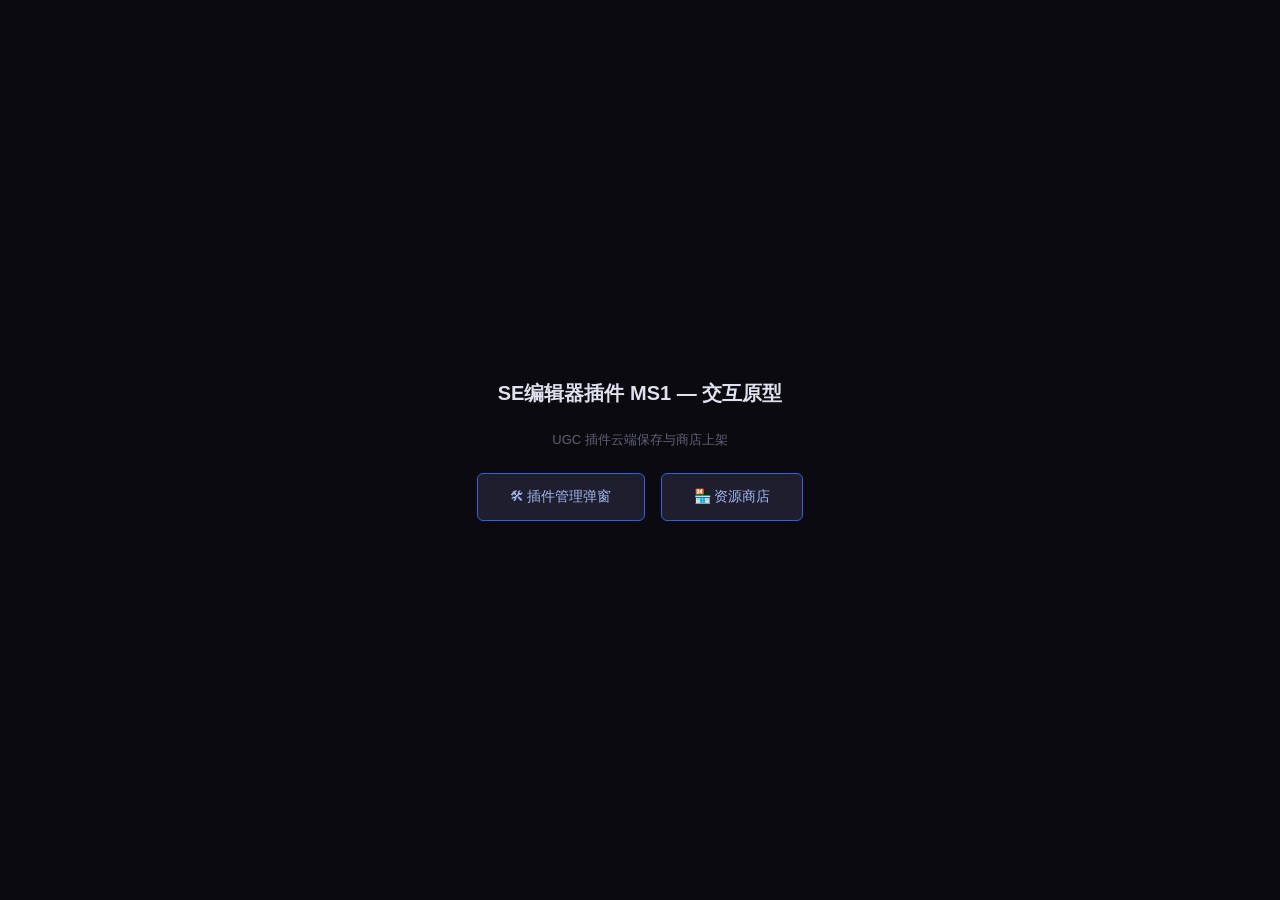
<file: index.html>
<!DOCTYPE html>
<html lang="zh-CN">
<head>
<meta charset="UTF-8">
<title>SE编辑器插件 MS1 交互原型</title>
<style>
body { font-family: 'Microsoft YaHei', sans-serif; background: #0a0a0f; color: #c0c0d0;
  display: flex; flex-direction: column; align-items: center; justify-content: center;
  min-height: 100vh; gap: 24px; margin: 0; }
h1 { font-size: 20px; color: #e0e0f0; margin: 0; }
p { color: #606078; font-size: 13px; margin: 0; }
.links { display: flex; gap: 16px; }
a { display: block; padding: 14px 32px; background: #1e1e2e; border: 1px solid #3060e0;
  border-radius: 6px; color: #a0b8f0; text-decoration: none; font-size: 14px;
  transition: background 0.15s; }
a:hover { background: #252540; }
</style>
</head>
<body>
<h1>SE编辑器插件 MS1 — 交互原型</h1>
<p>UGC 插件云端保存与商店上架</p>
<div class="links">
  <a href="plugin-mgmt/index.html">🛠 插件管理弹窗</a>
  <a href="store/store.html">🏪 资源商店</a>
</div>
</body>
</html>
</file>
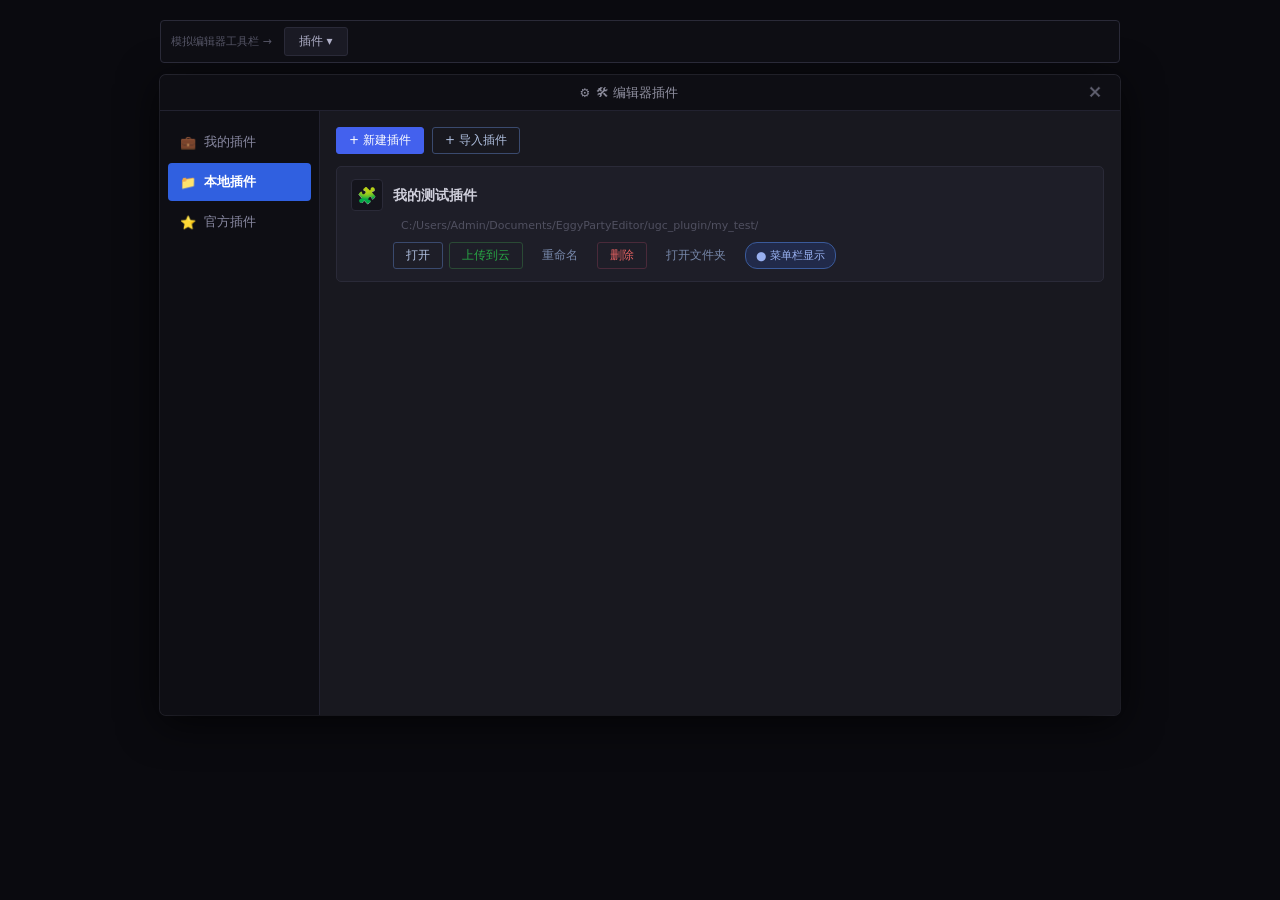
<file: plugin-mgmt/index.html>
<!DOCTYPE html>
<html lang="zh-CN">
<head>
<meta charset="UTF-8">
<meta name="viewport" content="width=device-width, initial-scale=1.0">
<title>编辑器插件</title>
<link rel="stylesheet" href="style.css">
</head>
<body>

<!-- 模拟编辑器顶部工具栏（用来演示【插件】菜单下拉） -->
<div class="editor-toolbar" id="editorToolbar">
  <span class="toolbar-hint">模拟编辑器工具栏 →</span>
  <button class="editor-menu-btn" id="pluginMenuBtn">插件 ▾</button>
  <div class="plugin-dropdown hidden" id="pluginDropdown">
    <div class="dropdown-item" data-action="manage">插件管理</div>
    <div class="dropdown-item" data-action="tutorial">插件教程</div>
    <div class="dropdown-divider"></div>
    <div id="dropdownPinnedList">
      <div class="dropdown-empty-hint">暂无快捷入口（可在【插件管理】卡片上开启「菜单栏显示」）</div>
    </div>
  </div>
</div>

<div class="plugin-dialog" id="mainDialog">
  <div class="title-bar">
    <span class="title">&#x1F6E0; 编辑器插件</span>
    <button class="close-btn" title="关闭">&#x2715;</button>
  </div>
  <div class="dialog-body">
    <div class="sidebar" id="sidebar">
      <button class="sidebar-tab" data-tab="my"><span class="tab-icon">&#x1F4BC;</span> 我的插件</button>
      <button class="sidebar-tab active" data-tab="local"><span class="tab-icon">&#x1F4C1;</span> 本地插件</button>
      <button class="sidebar-tab" data-tab="official"><span class="tab-icon">&#x2B50;</span> 官方插件</button>
    </div>
    <div class="content" id="contentArea">
      <div class="tab-content" id="tab-my">
        <div class="sub-tabs" id="subTabs">
          <button class="sub-tab active" data-subtab="created">我创建的</button>
          <button class="sub-tab" data-subtab="acquired">我获取的</button>
        </div>
        <div class="tab-content active" id="subtabs-created"></div>
        <div class="tab-content" id="subtabs-acquired"></div>
      </div>
      <div class="tab-content active fade-in" id="tab-local">
        <div class="action-bar">
          <button class="btn btn-primary" id="btnNewPlugin">+ 新建插件</button>
          <button class="btn btn-outline" id="btnImportPlugin">+ 导入插件</button>
        </div>
        <div class="empty-state" id="localEmpty" style="display:none;">暂无本地插件，点击上方按钮新建或导入</div>
        <div id="localList"></div>
      </div>
      <div class="tab-content" id="tab-official">
        <div class="view-toggle" id="officialViewToggle">
          <button class="view-toggle-btn active" data-view="internal">非 publish 版</button>
          <button class="view-toggle-btn" data-view="publish">publish 版</button>
          <span class="view-toggle-hint">切换预览《插件外放配置表》过滤效果</span>
        </div>
        <div id="officialList"></div>
      </div>
    </div>
  </div>
</div>

<!-- 新建插件 -->
<div class="modal-overlay hidden" id="modalNewPlugin">
  <div class="modal">
    <div class="modal-header"><span>新建插件</span><button class="close-btn">&#x2715;</button></div>
    <div class="modal-body">
      <div class="form-group">
        <label class="form-label"><span class="required">*</span> 插件名称</label>
        <input class="form-input" id="inputNewPluginName" placeholder="请输入插件名称" autocomplete="off">
      </div>
    </div>
    <div class="modal-footer">
      <button class="btn btn-ghost modal-close">取消</button>
      <button class="btn btn-primary" id="btnConfirmCreate">确认创建</button>
    </div>
  </div>
</div>

<!-- 上架前置确认：本地有未同步修改 -->
<div class="modal-overlay hidden" id="modalPublishDirtyCheck">
  <div class="modal">
    <div class="modal-header"><span>上架确认</span><button class="close-btn">&#x2715;</button></div>
    <div class="modal-body">
      <div class="confirm-text">本地有未同步的修改，上架将使用当前<b>云端版本</b>。</div>
      <div class="sub-text" style="margin-top:8px;">如需将最新修改发布到商店，请先同步到云。</div>
    </div>
    <div class="modal-footer">
      <button class="btn btn-ghost modal-close">取消</button>
      <button class="btn btn-outline" id="btnSyncThenPublish">先同步到云</button>
      <button class="btn btn-primary" id="btnPublishAnyway">直接上架</button>
    </div>
  </div>
</div>

<!-- 上架 -->
<div class="modal-overlay hidden" id="modalPublish">
  <div class="modal wide">
    <div class="modal-header"><span id="publishModalTitle">上架资源包到商店</span><button class="close-btn">&#x2715;</button></div>
    <div class="modal-body" id="publishModalBody">
      <div class="toggle-group" id="publishToggle">
        <button class="toggle-option active" data-mode="new">新发布</button>
        <button class="toggle-option" data-mode="update">更新已有插件</button>
      </div>
      <div id="publishNewSection">
        <div class="form-group">
          <label class="form-label"><span class="required">*</span> 商品名称</label>
          <input class="form-input required-field" placeholder="请输入插件名称" id="pkgName" data-required>
        </div>
        <div class="form-group">
          <label class="form-label"><span class="required">*</span> 商品描述</label>
          <textarea class="form-textarea required-field" placeholder="请描述插件功能与使用说明" id="pkgDesc" data-required></textarea>
        </div>
        <div class="form-group">
          <label class="form-label"><span class="required">*</span> 版本号</label>
          <input class="form-input required-field" placeholder="1.0.0" id="pkgVersion" data-required>
          <span class="field-error hidden" id="versionErrorNew">版本号不能与已有版本重复</span>
        </div>
        <div class="form-group">
          <label class="form-label"><span class="required">*</span> 封面截图（至少1张，最多4张）</label>
          <div class="upload-area" id="uploadAreaNew"><div class="upload-placeholder">+ 上传</div></div>
          <span class="field-hint" style="margin-top:4px;display:block;">支持 jpg / jpeg / png，单张不超过 3MB，分辨率不超过 1080p</span>
        </div>
        <div class="form-group">
          <label class="form-label"><span class="required">*</span> 分类标签</label>
          <select class="form-select required-field" data-required id="pkgCategory">
            <option value="editor-tool" selected>编辑器工具</option>
            <option value="animation">动画</option>
            <option value="effect">特效</option>
            <option value="ui">UI</option>
            <option value="batch">批量操作</option>
            <option value="debug">测试调试</option>
            <option value="other">其他</option>
          </select>
        </div>
        <div class="form-group">
          <label class="form-label">搜索标签（选填，最多 5 个）</label>
          <div class="tag-input-area" id="tagInputArea">
            <div class="tag-list" id="tagList"></div>
            <input class="tag-input" id="tagInput" placeholder="输入后按回车添加" maxlength="20">
          </div>
          <span class="field-hint" style="margin-top:4px;display:block;">用于商店搜索和展示，不影响插件运行</span>
        </div>
      </div>
      <div id="publishUpdateSection" style="display:none;">
        <div class="form-group">
          <label class="form-label"><span class="required">*</span> 选择目标商品</label>
          <select class="form-select required-field" data-required id="updateTarget"><option value="">请选择目标插件</option></select>
        </div>
        <div class="form-group">
          <label class="form-label"><span class="required">*</span> 新版本号</label>
          <input class="form-input required-field" placeholder="1.3.0" id="updateVersion" data-required>
          <span class="field-error hidden" id="versionErrorUpdate">版本号不能与已有版本重复</span>
        </div>
        <div class="form-group">
          <label class="form-label"><span class="required">*</span> 更新日志</label>
          <textarea class="form-textarea required-field" placeholder="描述本次更新的内容" id="updateChangelog" data-required></textarea>
        </div>
        <div class="form-group">
          <label class="form-label" style="color:#667788;">封面截图（可选更新，最多4张）</label>
          <div class="upload-area"><div class="upload-placeholder">+ 上传</div></div>
        </div>
      </div>
    </div>
    <div class="modal-footer">
      <button class="btn btn-ghost modal-close">取消</button>
      <button class="btn btn-primary disabled" id="btnSubmitPublish" disabled>提交审核</button>
    </div>
  </div>
</div>

<!-- 重命名 -->
<div class="modal-overlay hidden" id="modalRename">
  <div class="modal">
    <div class="modal-header"><span>重命名插件</span><button class="close-btn">&#x2715;</button></div>
    <div class="modal-body">
      <div class="form-group">
        <label class="form-label"><span class="required">*</span> 插件名称</label>
        <input class="form-input" id="inputRenameName" placeholder="请输入新名称" autocomplete="off">
      </div>
    </div>
    <div class="modal-footer">
      <button class="btn btn-ghost modal-close">取消</button>
      <button class="btn btn-primary" id="btnConfirmRename">确认</button>
    </div>
  </div>
</div>

<!-- 删除 -->
<div class="modal-overlay hidden" id="modalDelete">
  <div class="modal" id="deleteModal">
    <div class="modal-header"><span>删除插件</span><button class="close-btn">&#x2715;</button></div>
    <div class="modal-body" id="deleteModalBody"></div>
    <div class="modal-footer" id="deleteModalFooter"></div>
  </div>
</div>

<!-- 上传到云 -->
<div class="modal-overlay hidden" id="modalUploadCloud">
  <div class="modal">
    <div class="modal-header"><span>上传到云</span><button class="close-btn">&#x2715;</button></div>
    <div class="modal-body">
      <div class="confirm-text">确认将插件「<span class="highlight" id="uploadCloudName"></span>」上传到云端？上传后将从本地插件移至「<b>我创建的</b>」。</div>
    </div>
    <div class="modal-footer">
      <button class="btn btn-ghost modal-close">取消</button>
      <button class="btn btn-primary" id="btnConfirmUploadCloud">确认上传</button>
    </div>
  </div>
</div>

<!-- 从云端恢复 -->
<div class="modal-overlay hidden" id="modalRestoreCloud">
  <div class="modal">
    <div class="modal-header"><span>从云端恢复</span><button class="close-btn">&#x2715;</button></div>
    <div class="modal-body">
      <div class="confirm-text" id="restoreCloudMsg">确认从云端恢复？本地文件将被云端版本覆盖，此操作<b style="color:#e06060;">不可撤销</b>。</div>
    </div>
    <div class="modal-footer">
      <button class="btn btn-ghost modal-close">取消</button>
      <button class="btn btn-danger" id="btnConfirmRestoreCloud">确认恢复</button>
    </div>
  </div>
</div>

<!-- 导出到本地 -->
<div class="modal-overlay hidden" id="modalExportToLocal">
  <div class="modal">
    <div class="modal-header"><span>导出到本地</span><button class="close-btn">&#x2715;</button></div>
    <div class="modal-body">
      <div class="confirm-text">将官方插件「<span class="highlight" id="exportPluginName"></span>」复制为本地副本，出现在「<b>本地插件</b>」列表中。</div>
      <div class="sub-text" style="margin-top:8px;">导出后与原官方插件相互独立，修改不会同步回官方版本。</div>
    </div>
    <div class="modal-footer">
      <button class="btn btn-ghost modal-close">取消</button>
      <button class="btn btn-primary" id="btnConfirmExportToLocal">确认导出</button>
    </div>
  </div>
</div>

<script src="app.js"></script>
</body>
</html>
</file>
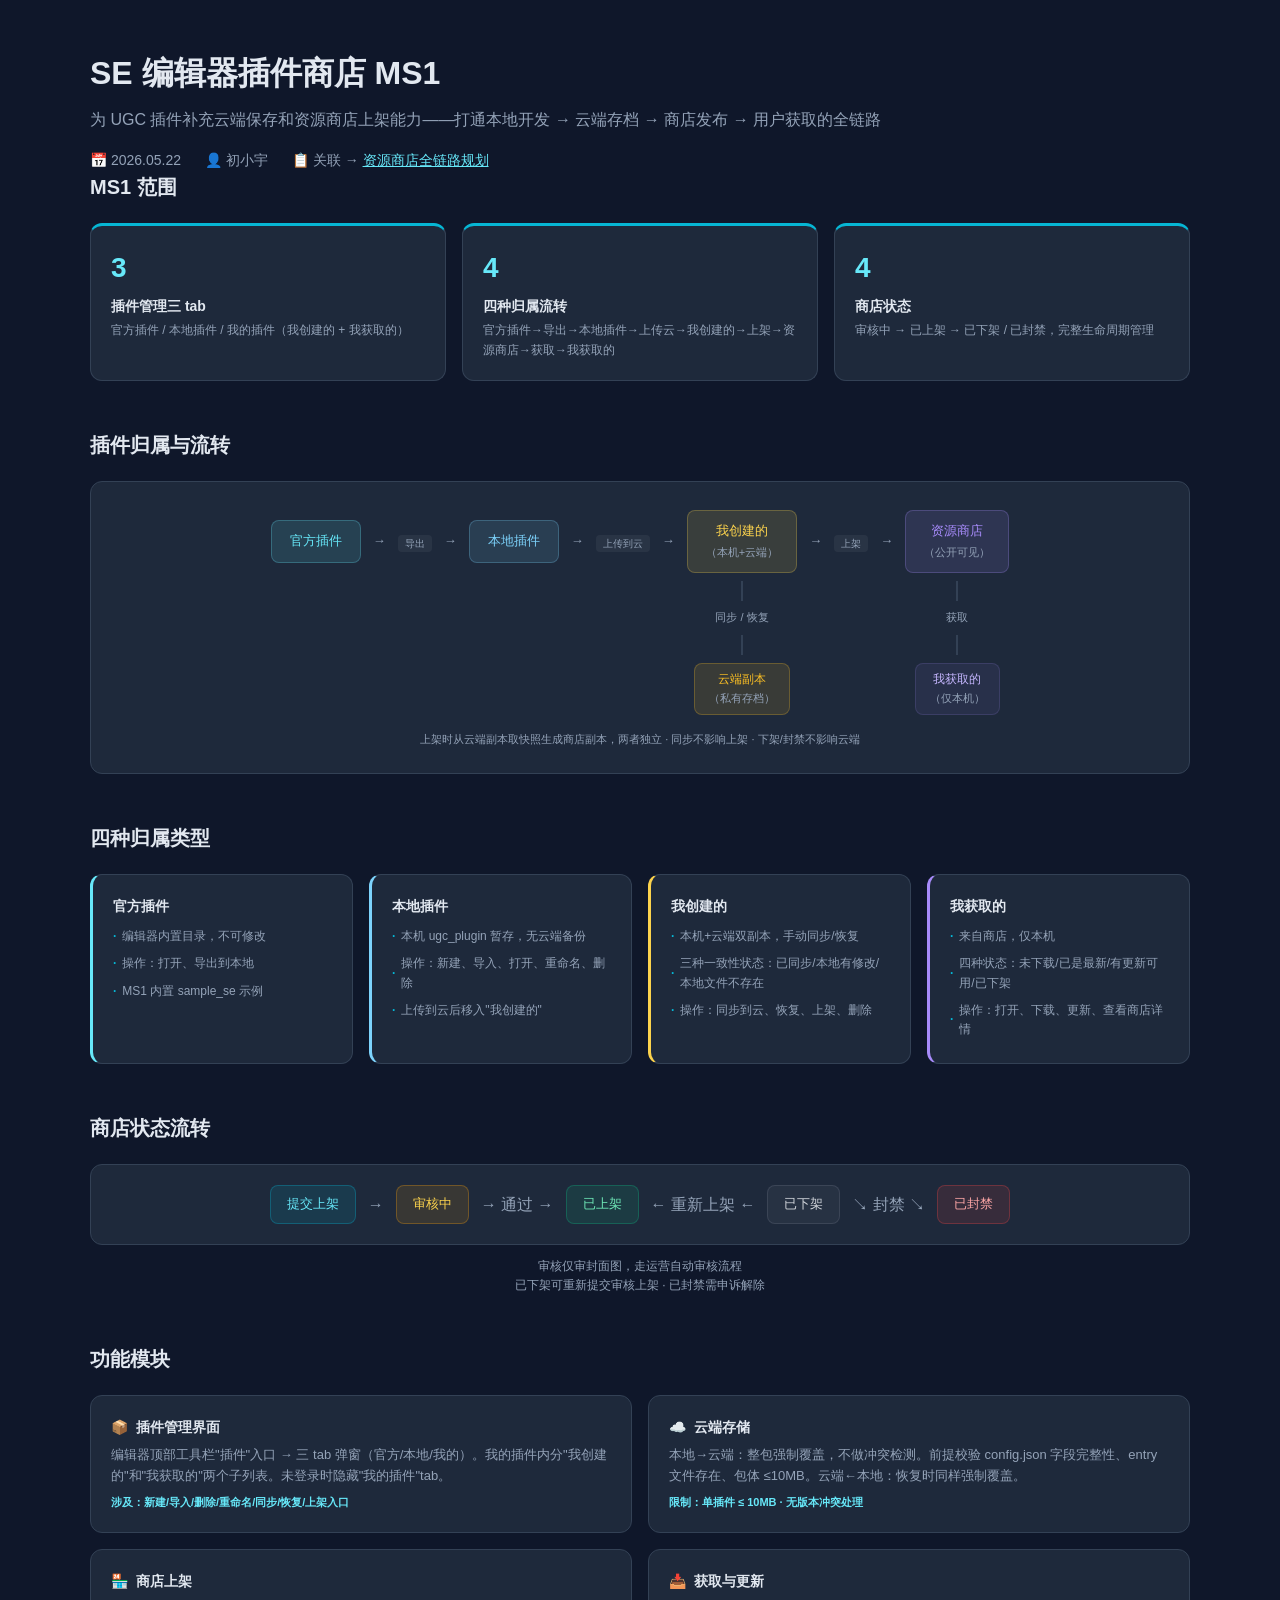
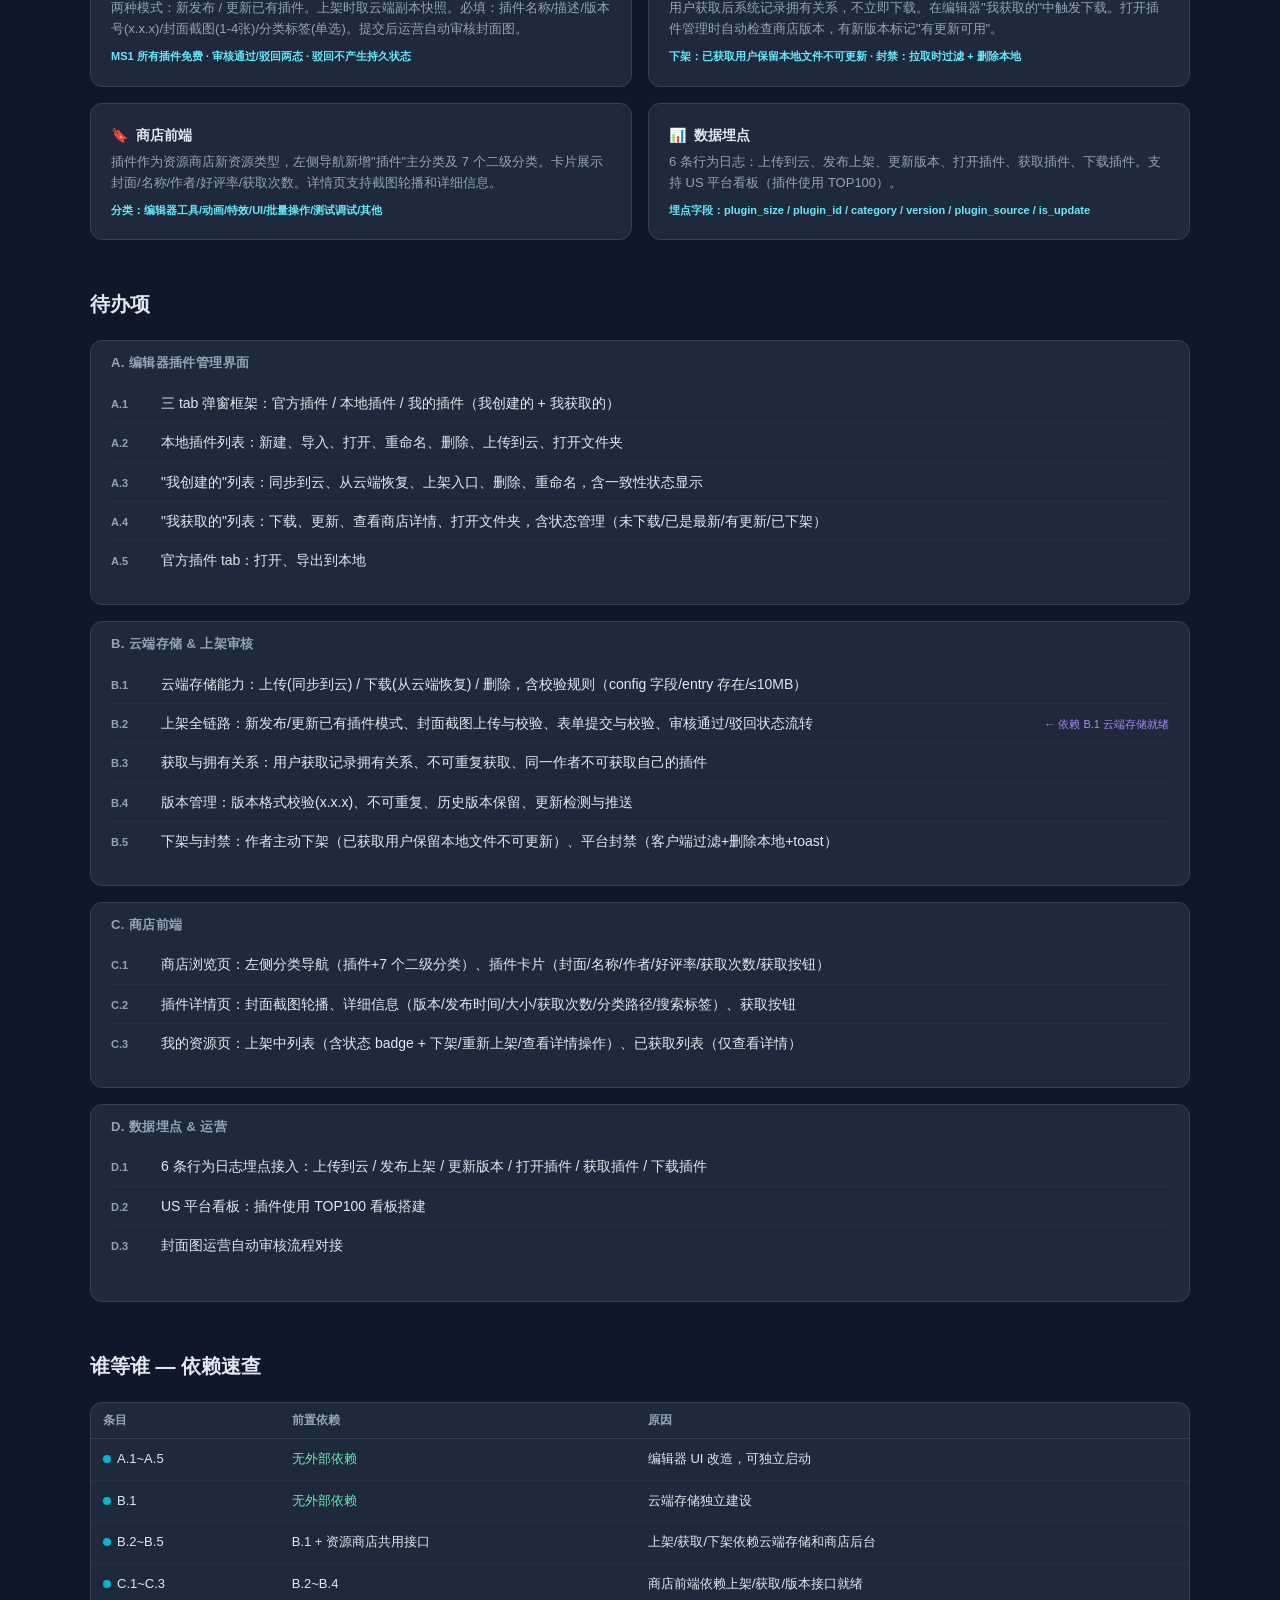
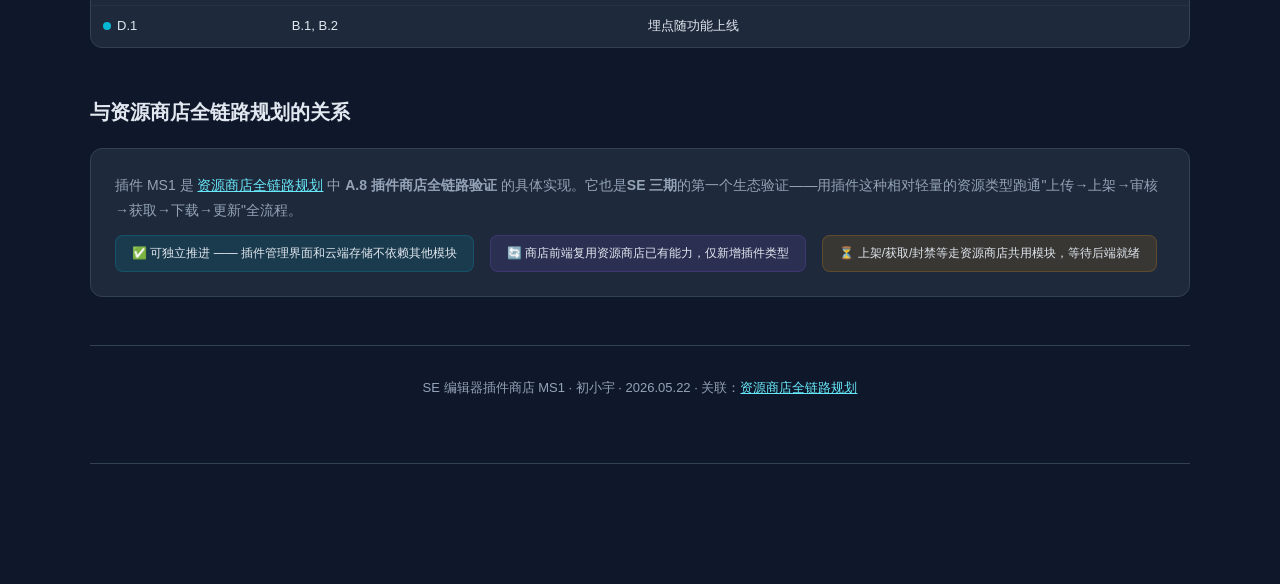
<file: plugin-store-ms1.html>
<!DOCTYPE html>
<html lang="zh-CN">
<head>
<meta charset="UTF-8">
<meta name="viewport" content="width=device-width, initial-scale=1.0">
<title>SE 编辑器插件商店 MS1 规划</title>
<style>
  :root {
    --accent: #06b6d4;
    --accent-bg: rgba(6,182,212,.12);
    --accent2: #0ea5e9;
    --accent2-bg: rgba(14,165,233,.12);
    --bg: #0f172a;
    --card: #1e293b;
    --border: #334155;
    --text: #e2e8f0;
    --muted: #94a3b8;
  }
  * { margin:0; padding:0; box-sizing:border-box; }
  body {
    font-family:-apple-system,BlinkMacSystemFont,"Segoe UI",Roboto,"Noto Sans SC",sans-serif;
    background:var(--bg); color:var(--text); line-height:1.6;
    padding:0 24px 80px;
  }
  .container { max-width:1100px; margin:0 auto; }

  header { padding:48px 0 32px; border-bottom:1px solid var(--border); margin-bottom:40px; }
  header h1 { font-size:32px; font-weight:700; margin-bottom:8px; }
  header p { color:var(--muted); font-size:16px; }
  .meta { display:flex; gap:24px; margin-top:16px; font-size:14px; color:var(--muted); flex-wrap:wrap; }
  .tag-accent {
    display:inline-block; font-size:11px; padding:3px 10px; border-radius:6px; font-weight:600;
    background:var(--accent-bg); color:#67e8f9; margin-right:4px;
  }
  .tag-accent2 { background:var(--accent2-bg); color:#7dd3fc; }

  section { margin-bottom:48px; }
  .section-title { font-size:20px; font-weight:600; margin-bottom:20px; display:flex; align-items:center; gap:10px; }

  /* Overview */
  .hero-grid { display:grid; grid-template-columns:repeat(3,1fr); gap:16px; margin-bottom:32px; }
  .hero-card {
    background:var(--card); border:1px solid var(--border); border-radius:12px; padding:20px;
    border-top:3px solid var(--accent);
  }
  .hero-card h3 { font-size:14px; margin-bottom:4px; }
  .hero-card p { font-size:12px; color:var(--muted); line-height:1.6; }
  .hero-card .num {
    font-size:28px; font-weight:700; color:#67e8f9; margin-bottom:4px;
  }

  /* State cards */
  .state-grid { display:grid; grid-template-columns:repeat(4,1fr); gap:16px; }
  .state-card {
    background:var(--card); border:1px solid var(--border); border-radius:12px; padding:20px;
    border-left:3px solid var(--accent);
  }
  .state-card h4 { font-size:14px; margin-bottom:6px; }
  .state-card ul { list-style:none; padding:0; }
  .state-card li {
    font-size:12px; color:var(--muted); padding:4px 0;
    display:flex; align-items:center; gap:6px;
  }
  .state-card li::before { content:"·"; color:var(--accent); font-weight:700; }

  /* Features */
  .feat-grid { display:grid; grid-template-columns:repeat(2,1fr); gap:16px; }
  .feat-card {
    background:var(--card); border:1px solid var(--border); border-radius:12px; padding:20px;
  }
  .feat-card h4 { font-size:14px; margin-bottom:6px; display:flex; align-items:center; gap:8px; }
  .feat-card p { font-size:13px; color:var(--muted); line-height:1.6; }
  .feat-card .fn { font-size:11px; font-weight:600; color:#67e8f9; margin-top:8px; }
  .feat-card .fn span { color:var(--muted); font-weight:400; }

  /* Store status flow */
  /* Ownership Flow (CSS version, replacing ASCII) */
  .own-flow {
    background:var(--card); border:1px solid var(--border); border-radius:12px; padding:24px;
    display:flex; flex-direction:column; align-items:center;
  }
  .own-table { border-collapse:collapse; }
  .own-table td { text-align:center; vertical-align:middle; padding:4px 6px; }
  .own-box {
    display:inline-block; padding:10px 18px; border-radius:8px; font-size:13px; font-weight:500;
  }
  .own-box.t1 { background:rgba(103,232,249,.12); color:#67e8f9; border:1px solid rgba(103,232,249,.25); }
  .own-box.t2 { background:rgba(125,211,252,.12); color:#7dd3fc; border:1px solid rgba(125,211,252,.25); }
  .own-box.t3 { background:rgba(252,211,77,.12); color:#fcd34d; border:1px solid rgba(252,211,77,.25); }
  .own-box.t4 { background:rgba(167,139,250,.12); color:#a78bfa; border:1px solid rgba(167,139,250,.25); }
  .own-box.t5 { background:rgba(251,191,36,.12); color:#fbbf24; border:1px solid rgba(251,191,36,.25); }
  .own-box.t6 { background:rgba(167,139,250,.08); color:#c4b5fd; border:1px solid rgba(167,139,250,.15); }
  .own-box.sm { padding:6px 14px; font-size:12px; }
  .own-arrow { color:var(--muted); font-size:13px; padding:0 2px; }
  .own-tag {
    font-size:10px; padding:3px 7px; border-radius:4px;
    background:rgba(255,255,255,.05); color:var(--muted); white-space:nowrap;
  }
  .own-vline { display:block; margin:0 auto; width:2px; height:20px; background:var(--border); }
  .own-sub { font-size:11px; color:var(--muted); }
  .own-note { font-size:11px; color:var(--muted); margin-top:12px; text-align:center; }
  .status-flow {
    background:var(--card); border:1px solid var(--border); border-radius:12px; padding:20px;
    display:flex; align-items:center; justify-content:center; gap:12px; flex-wrap:wrap;
  }
  .sf-box {
    padding:8px 16px; border-radius:8px; font-size:13px; font-weight:500;
    border:1px solid var(--border);
  }
  .sf-box.s0 { background:var(--accent-bg); color:#67e8f9; border-color:rgba(6,182,212,.3); }
  .sf-box.s1 { background:rgba(245,158,11,.12); color:#fcd34d; border-color:rgba(245,158,11,.3); }
  .sf-box.s2 { background:rgba(16,185,129,.12); color:#6ee7b7; border-color:rgba(16,185,129,.3); }
  .sf-box.s3 { background:rgba(107,114,128,.12); color:#d1d5db; border-color:rgba(107,114,128,.3); }
  .sf-box.s4 { background:rgba(239,68,68,.12); color:#fca5a5; border-color:rgba(239,68,68,.3); }
  .sf-arrow { color:var(--muted); font-size:16px; }

  /* Task list */
  .task-sect { margin-bottom:24px; }
  .task-sect h4 {
    font-size:13px; font-weight:600; color:var(--muted); margin-bottom:10px;
    text-transform:uppercase; letter-spacing:.4px;
  }
  .task-item {
    display:flex; gap:10px; padding:8px 0; border-bottom:1px solid rgba(255,255,255,.04);
    font-size:14px; align-items:baseline;
  }
  .task-item:last-child { border-bottom:none; }
  .task-c { font-size:11px; font-weight:600; color:var(--muted); min-width:40px; flex-shrink:0; }
  .task-t { flex:1; }
  .task-o { font-size:12px; color:var(--muted); white-space:nowrap; }
  .task-d { font-size:11px; color:#a78bfa; margin-top:1px; display:block; }

  .task-box {
    background:var(--card); border:1px solid var(--border); border-radius:12px; padding:0 20px;
  }

  /* Dep table */
  .dep-t { width:100%; border-collapse:collapse; font-size:13px; }
  .dep-t th { text-align:left; padding:8px 12px; color:var(--muted); font-weight:600; border-bottom:1px solid var(--border); font-size:12px; text-transform:uppercase; }
  .dep-t td { padding:10px 12px; border-bottom:1px solid rgba(255,255,255,.04); }
  .dep-t tr:last-child td { border-bottom:none; }
  .dep-t .dd { width:8px; height:8px; border-radius:50%; display:inline-block; margin-right:6px; }

  /* Footer */
  footer { text-align:center; padding:32px 0; color:var(--muted); font-size:13px; border-top:1px solid var(--border); }

  @media (max-width:800px) {
    .hero-grid { grid-template-columns:1fr; }
    .state-grid { grid-template-columns:repeat(2,1fr); }
    .feat-grid { grid-template-columns:1fr; }
  }
  @media (max-width:500px) {
    .state-grid { grid-template-columns:1fr; }
  }
</style>
</head>
<body>
<div class="container">

<header>
  <h1>SE 编辑器插件商店 MS1</h1>
  <p>为 UGC 插件补充云端保存和资源商店上架能力——打通本地开发 → 云端存档 → 商店发布 → 用户获取的全链路</p>
  <div class="meta">
    <span>📅 2026.05.22</span>
    <span>👤 初小宇</span>
    <span>📋 关联 → <a href="resource-store-plan.html" style="color:#67e8f9;">资源商店全链路规划</a></span>
  </div>
</section>

<!-- Overview -->
<section>
  <div class="section-title">MS1 范围</div>
  <div class="hero-grid">
    <div class="hero-card">
      <div class="num">3</div>
      <h3>插件管理三 tab</h3>
      <p>官方插件 / 本地插件 / 我的插件（我创建的 + 我获取的）</p>
    </div>
    <div class="hero-card">
      <div class="num">4</div>
      <h3>四种归属流转</h3>
      <p>官方插件→导出→本地插件→上传云→我创建的→上架→资源商店→获取→我获取的</p>
    </div>
    <div class="hero-card">
      <div class="num">4</div>
      <h3>商店状态</h3>
      <p>审核中 → 已上架 → 已下架 / 已封禁，完整生命周期管理</p>
    </div>
  </div>
</section>

<!-- Ownership Flow (table layout for exact alignment) -->
<section>
  <div class="section-title">插件归属与流转</div>
  <div class="own-flow">
    <table class="own-table">
      <!-- Row 1: Main chain -->
      <tr>
        <td><div class="own-box t1">官方插件</div></td>
        <td class="own-arrow">→</td>
        <td><span class="own-tag">导出</span></td>
        <td class="own-arrow">→</td>
        <td><div class="own-box t2">本地插件</div></td>
        <td class="own-arrow">→</td>
        <td><span class="own-tag">上传到云</span></td>
        <td class="own-arrow">→</td>
        <td><div class="own-box t3">我创建的<br><span class="own-sub">（本机+云端）</span></div></td>
        <td class="own-arrow">→</td>
        <td><span class="own-tag">上架</span></td>
        <td class="own-arrow">→</td>
        <td><div class="own-box t4">资源商店<br><span class="own-sub">（公开可见）</span></div></td>
      </tr>
      <!-- Vertical branch 1: 我创建的 → 云端副本 -->
      <tr>
        <td colspan="8"></td>
        <td><div class="own-vline"></div></td>
        <td colspan="3"></td>
        <td><div class="own-vline"></div></td>
      </tr>
      <tr>
        <td colspan="8"></td>
        <td style="font-size:11px;color:var(--muted);">同步 / 恢复</td>
        <td colspan="3"></td>
        <td style="font-size:11px;color:var(--muted);">获取</td>
      </tr>
      <tr>
        <td colspan="8"></td>
        <td><div class="own-vline"></div></td>
        <td colspan="3"></td>
        <td><div class="own-vline"></div></td>
      </tr>
      <tr>
        <td colspan="8"></td>
        <td><div class="own-box t5 sm">云端副本<br><span class="own-sub">（私有存档）</span></div></td>
        <td colspan="3"></td>
        <td><div class="own-box t6 sm">我获取的<br><span class="own-sub">（仅本机）</span></div></td>
      </tr>
    </table>
    <div class="own-note">
      上架时从云端副本取快照生成商店副本，两者独立 · 同步不影响上架 · 下架/封禁不影响云端
    </div>
  </div>
</section>

<!-- Four Types -->
<section>
  <div class="section-title">四种归属类型</div>
  <div class="state-grid">
    <div class="state-card" style="border-left-color:#67e8f9;">
      <h4>官方插件</h4>
      <ul>
        <li>编辑器内置目录，不可修改</li>
        <li>操作：打开、导出到本地</li>
        <li>MS1 内置 sample_se 示例</li>
      </ul>
    </div>
    <div class="state-card" style="border-left-color:#7dd3fc;">
      <h4>本地插件</h4>
      <ul>
        <li>本机 ugc_plugin 暂存，无云端备份</li>
        <li>操作：新建、导入、打开、重命名、删除</li>
        <li>上传到云后移入"我创建的"</li>
      </ul>
    </div>
    <div class="state-card" style="border-left-color:#fcd34d;">
      <h4>我创建的</h4>
      <ul>
        <li>本机+云端双副本，手动同步/恢复</li>
        <li>三种一致性状态：已同步/本地有修改/本地文件不存在</li>
        <li>操作：同步到云、恢复、上架、删除</li>
      </ul>
    </div>
    <div class="state-card" style="border-left-color:#a78bfa;">
      <h4>我获取的</h4>
      <ul>
        <li>来自商店，仅本机</li>
        <li>四种状态：未下载/已是最新/有更新可用/已下架</li>
        <li>操作：打开、下载、更新、查看商店详情</li>
      </ul>
    </div>
  </div>
</section>

<!-- Store Status Flow -->
<section>
  <div class="section-title">商店状态流转</div>
  <div class="status-flow">
    <div class="sf-box s0">提交上架</div>
    <div class="sf-arrow">→</div>
    <div class="sf-box s1">审核中</div>
    <div class="sf-arrow">→ 通过 →</div>
    <div class="sf-box s2">已上架</div>
    <div class="sf-arrow">← 重新上架 ←</div>
    <div class="sf-box s3">已下架</div>
    <div class="sf-arrow">↘ 封禁 ↘</div>
    <div class="sf-box s4">已封禁</div>
  </div>
  <div style="font-size:12px;color:var(--muted);margin-top:12px;text-align:center;">
    审核仅审封面图，走运营自动审核流程<br>
    已下架可重新提交审核上架 · 已封禁需申诉解除
  </div>
</section>

<!-- Features -->
<section>
  <div class="section-title">功能模块</div>
  <div class="feat-grid">
    <div class="feat-card">
      <h4><span style="color:#67e8f9;">📦</span> 插件管理界面</h4>
      <p>编辑器顶部工具栏"插件"入口 → 三 tab 弹窗（官方/本地/我的）。我的插件内分"我创建的"和"我获取的"两个子列表。未登录时隐藏"我的插件"tab。</p>
      <div class="fn">涉及：新建/导入/删除/重命名/同步/恢复/上架入口</div>
    </div>
    <div class="feat-card">
      <h4><span style="color:#67e8f9;">☁️</span> 云端存储</h4>
      <p>本地→云端：整包强制覆盖，不做冲突检测。前提校验 config.json 字段完整性、entry 文件存在、包体 ≤10MB。云端←本地：恢复时同样强制覆盖。</p>
      <div class="fn">限制：单插件 ≤ 10MB · 无版本冲突处理</div>
    </div>
    <div class="feat-card">
      <h4><span style="color:#67e8f9;">🏪</span> 商店上架</h4>
      <p>两种模式：新发布 / 更新已有插件。上架时取云端副本快照。必填：插件名称/描述/版本号(x.x.x)/封面截图(1-4张)/分类标签(单选)。提交后运营自动审核封面图。</p>
      <div class="fn">MS1 所有插件免费 · 审核通过/驳回两态 · 驳回不产生持久状态</div>
    </div>
    <div class="feat-card">
      <h4><span style="color:#67e8f9;">📥</span> 获取与更新</h4>
      <p>用户获取后系统记录拥有关系，不立即下载。在编辑器"我获取的"中触发下载。打开插件管理时自动检查商店版本，有新版本标记"有更新可用"。</p>
      <div class="fn">下架：已获取用户保留本地文件不可更新 · 封禁：拉取时过滤 + 删除本地</div>
    </div>
    <div class="feat-card">
      <h4><span style="color:#67e8f9;">🔖</span> 商店前端</h4>
      <p>插件作为资源商店新资源类型，左侧导航新增"插件"主分类及 7 个二级分类。卡片展示封面/名称/作者/好评率/获取次数。详情页支持截图轮播和详细信息。</p>
      <div class="fn">分类：编辑器工具/动画/特效/UI/批量操作/测试调试/其他</div>
    </div>
    <div class="feat-card">
      <h4><span style="color:#67e8f9;">📊</span> 数据埋点</h4>
      <p>6 条行为日志：上传到云、发布上架、更新版本、打开插件、获取插件、下载插件。支持 US 平台看板（插件使用 TOP100）。</p>
      <div class="fn">埋点字段：plugin_size / plugin_id / category / version / plugin_source / is_update</div>
    </div>
  </div>
</section>

<!-- Tasks -->
<section>
  <div class="section-title">待办项</div>

  <div class="task-box">
    <div class="task-sect" style="padding-top:12px;">
      <h4>A. 编辑器插件管理界面</h4>
      <div class="task-item"><div class="task-c">A.1</div><div class="task-t">三 tab 弹窗框架：官方插件 / 本地插件 / 我的插件（我创建的 + 我获取的）</div></div>
      <div class="task-item"><div class="task-c">A.2</div><div class="task-t">本地插件列表：新建、导入、打开、重命名、删除、上传到云、打开文件夹</div></div>
      <div class="task-item"><div class="task-c">A.3</div><div class="task-t">"我创建的"列表：同步到云、从云端恢复、上架入口、删除、重命名，含一致性状态显示</div></div>
      <div class="task-item"><div class="task-c">A.4</div><div class="task-t">"我获取的"列表：下载、更新、查看商店详情、打开文件夹，含状态管理（未下载/已是最新/有更新/已下架）</div></div>
      <div class="task-item"><div class="task-c">A.5</div><div class="task-t">官方插件 tab：打开、导出到本地</div></div>
    </div>
  </div>

  <div style="height:16px;"></div>

  <div class="task-box">
    <div class="task-sect" style="padding-top:12px;">
      <h4>B. 云端存储 &amp; 上架审核</h4>
      <div class="task-item"><div class="task-c">B.1</div><div class="task-t">云端存储能力：上传(同步到云) / 下载(从云端恢复) / 删除，含校验规则（config 字段/entry 存在/≤10MB）</div></div>
      <div class="task-item"><div class="task-c">B.2</div><div class="task-t">上架全链路：新发布/更新已有插件模式、封面截图上传与校验、表单提交与校验、审核通过/驳回状态流转</div><div class="task-d">← 依赖 B.1 云端存储就绪</div></div>
      <div class="task-item"><div class="task-c">B.3</div><div class="task-t">获取与拥有关系：用户获取记录拥有关系、不可重复获取、同一作者不可获取自己的插件</div></div>
      <div class="task-item"><div class="task-c">B.4</div><div class="task-t">版本管理：版本格式校验(x.x.x)、不可重复、历史版本保留、更新检测与推送</div></div>
      <div class="task-item"><div class="task-c">B.5</div><div class="task-t">下架与封禁：作者主动下架（已获取用户保留本地文件不可更新）、平台封禁（客户端过滤+删除本地+toast）</div></div>
    </div>
  </div>

  <div style="height:16px;"></div>

  <div class="task-box">
    <div class="task-sect" style="padding-top:12px;">
      <h4>C. 商店前端</h4>
      <div class="task-item"><div class="task-c">C.1</div><div class="task-t">商店浏览页：左侧分类导航（插件+7 个二级分类）、插件卡片（封面/名称/作者/好评率/获取次数/获取按钮）</div></div>
      <div class="task-item"><div class="task-c">C.2</div><div class="task-t">插件详情页：封面截图轮播、详细信息（版本/发布时间/大小/获取次数/分类路径/搜索标签）、获取按钮</div></div>
      <div class="task-item"><div class="task-c">C.3</div><div class="task-t">我的资源页：上架中列表（含状态 badge + 下架/重新上架/查看详情操作）、已获取列表（仅查看详情）</div></div>
    </div>
  </div>

  <div style="height:16px;"></div>

  <div class="task-box">
    <div class="task-sect" style="padding-top:12px;padding-bottom:12px;">
      <h4>D. 数据埋点 &amp; 运营</h4>
      <div class="task-item"><div class="task-c">D.1</div><div class="task-t">6 条行为日志埋点接入：上传到云 / 发布上架 / 更新版本 / 打开插件 / 获取插件 / 下载插件</div></div>
      <div class="task-item"><div class="task-c">D.2</div><div class="task-t">US 平台看板：插件使用 TOP100 看板搭建</div></div>
      <div class="task-item"><div class="task-c">D.3</div><div class="task-t">封面图运营自动审核流程对接</div></div>
    </div>
  </div>

</section>

<!-- Dep Table -->
<section>
  <div class="section-title">谁等谁 — 依赖速查</div>
  <div style="background:var(--card);border:1px solid var(--border);border-radius:12px;overflow:hidden;">
  <table class="dep-t">
    <thead><tr><th>条目</th><th>前置依赖</th><th>原因</th></tr></thead>
    <tbody>
      <tr><td><span class="dd" style="background:var(--accent)"></span>A.1~A.5</td><td style="color:#6ee7b7;">无外部依赖</td><td>编辑器 UI 改造，可独立启动</td></tr>
      <tr><td><span class="dd" style="background:var(--accent)"></span>B.1</td><td style="color:#6ee7b7;">无外部依赖</td><td>云端存储独立建设</td></tr>
      <tr><td><span class="dd" style="background:var(--accent)"></span>B.2~B.5</td><td>B.1 + 资源商店共用接口</td><td>上架/获取/下架依赖云端存储和商店后台</td></tr>
      <tr><td><span class="dd" style="background:var(--accent)"></span>C.1~C.3</td><td>B.2~B.4</td><td>商店前端依赖上架/获取/版本接口就绪</td></tr>
      <tr><td><span class="dd" style="background:var(--accent)"></span>D.1</td><td>B.1, B.2</td><td>埋点随功能上线</td></tr>
    </tbody>
  </table>
  </div>
</section>

<!-- Relation to resource-store-plan -->
<section>
  <div class="section-title">与资源商店全链路规划的关系</div>
  <div style="background:var(--card);border:1px solid var(--border);border-radius:12px;padding:24px;">
    <p style="font-size:14px;color:var(--muted);line-height:1.8;margin-bottom:12px;">
      插件 MS1 是 <a href="resource-store-plan.html" style="color:#67e8f9;">资源商店全链路规划</a> 中 <strong>A.8 插件商店全链路验证</strong> 的具体实现。它也是<strong>SE 三期</strong>的第一个生态验证——用插件这种相对轻量的资源类型跑通"上传→上架→审核→获取→下载→更新"全流程。
    </p>
    <div style="display:flex;gap:16px;flex-wrap:wrap;">
      <div style="font-size:12px;padding:8px 16px;background:var(--accent-bg);border-radius:8px;border:1px solid rgba(6,182,212,.2);">
        ✅ 可独立推进 —— 插件管理界面和云端存储不依赖其他模块
      </div>
      <div style="font-size:12px;padding:8px 16px;background:rgba(139,92,246,.12);border-radius:8px;border:1px solid rgba(139,92,246,.2);">
        🔄 商店前端复用资源商店已有能力，仅新增插件类型
      </div>
      <div style="font-size:12px;padding:8px 16px;background:rgba(245,158,11,.12);border-radius:8px;border:1px solid rgba(245,158,11,.2);">
        ⏳ 上架/获取/封禁等走资源商店共用模块，等待后端就绪
      </div>
    </div>
  </div>
</section>

<footer>
  SE 编辑器插件商店 MS1 · 初小宇 · 2026.05.22 · 关联：<a href="resource-store-plan.html" style="color:#67e8f9;">资源商店全链路规划</a>
</footer>

</div>
</body>
</html>
</file>
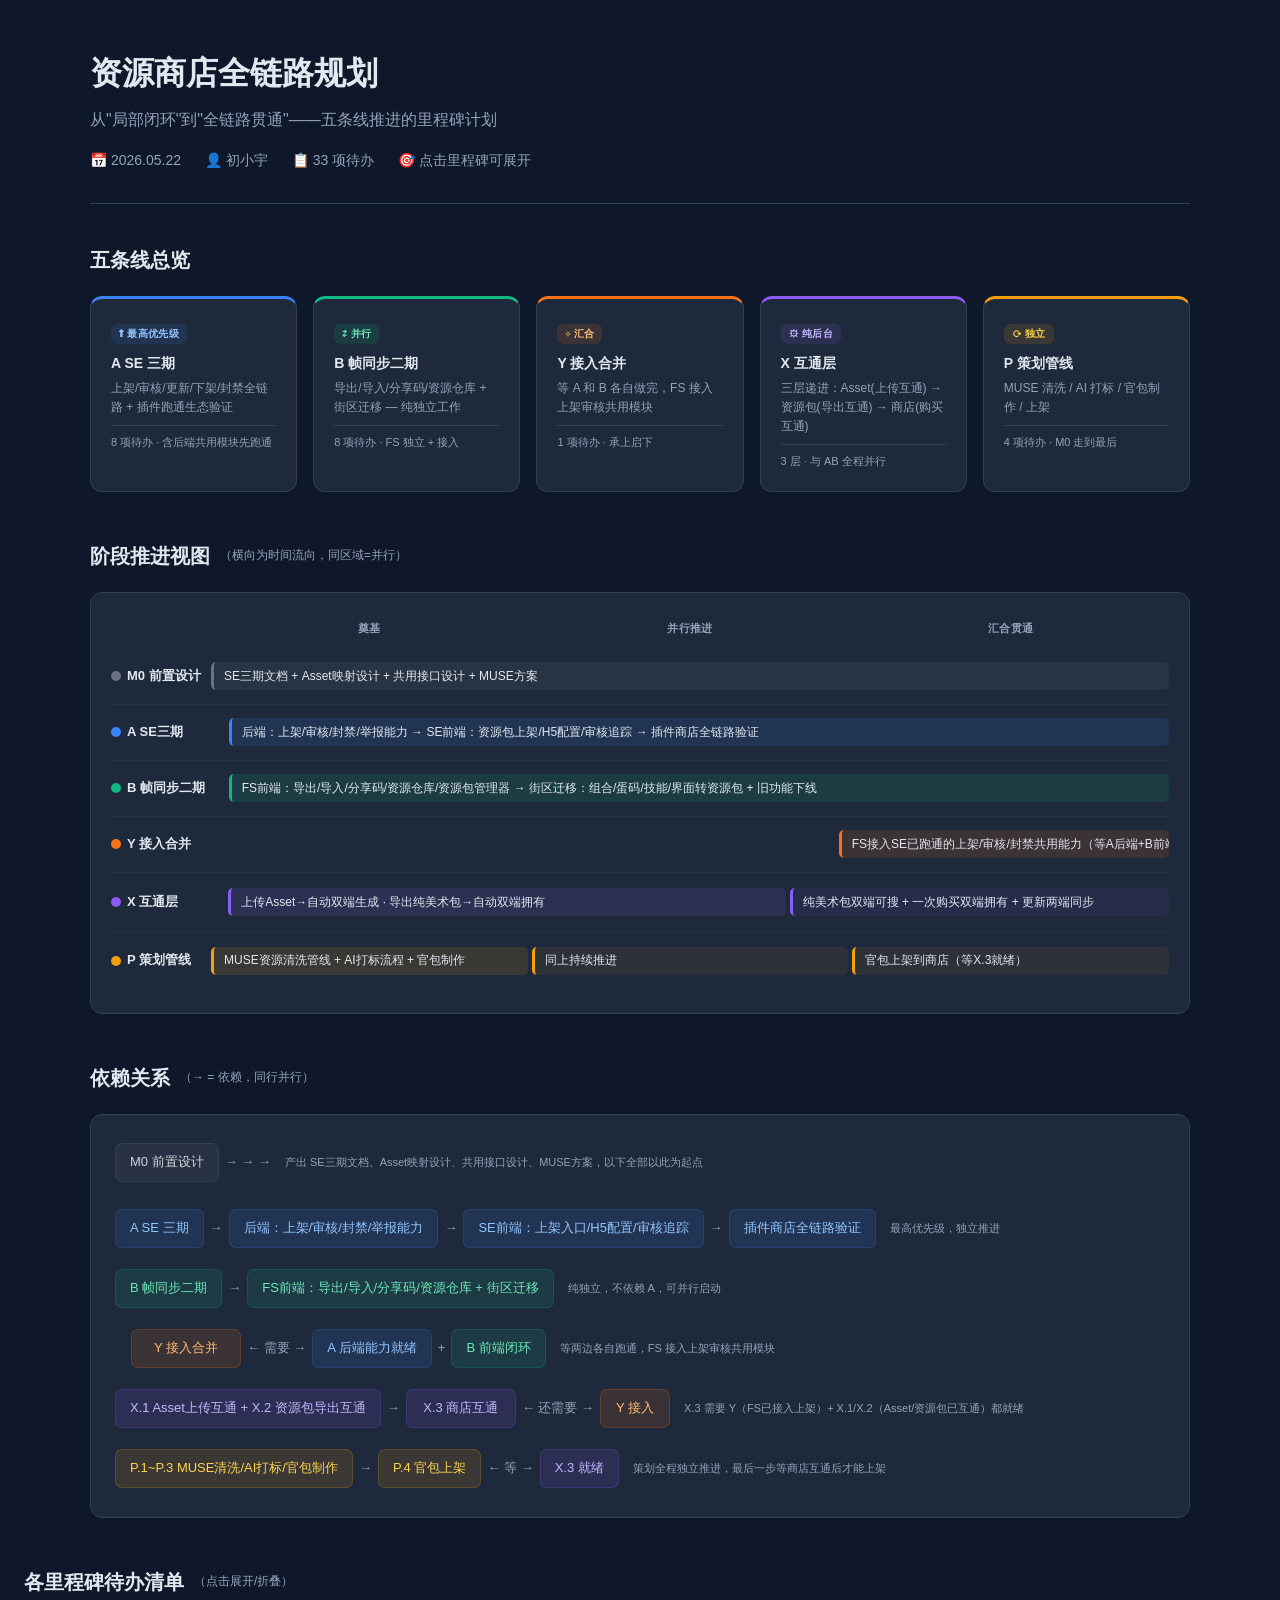
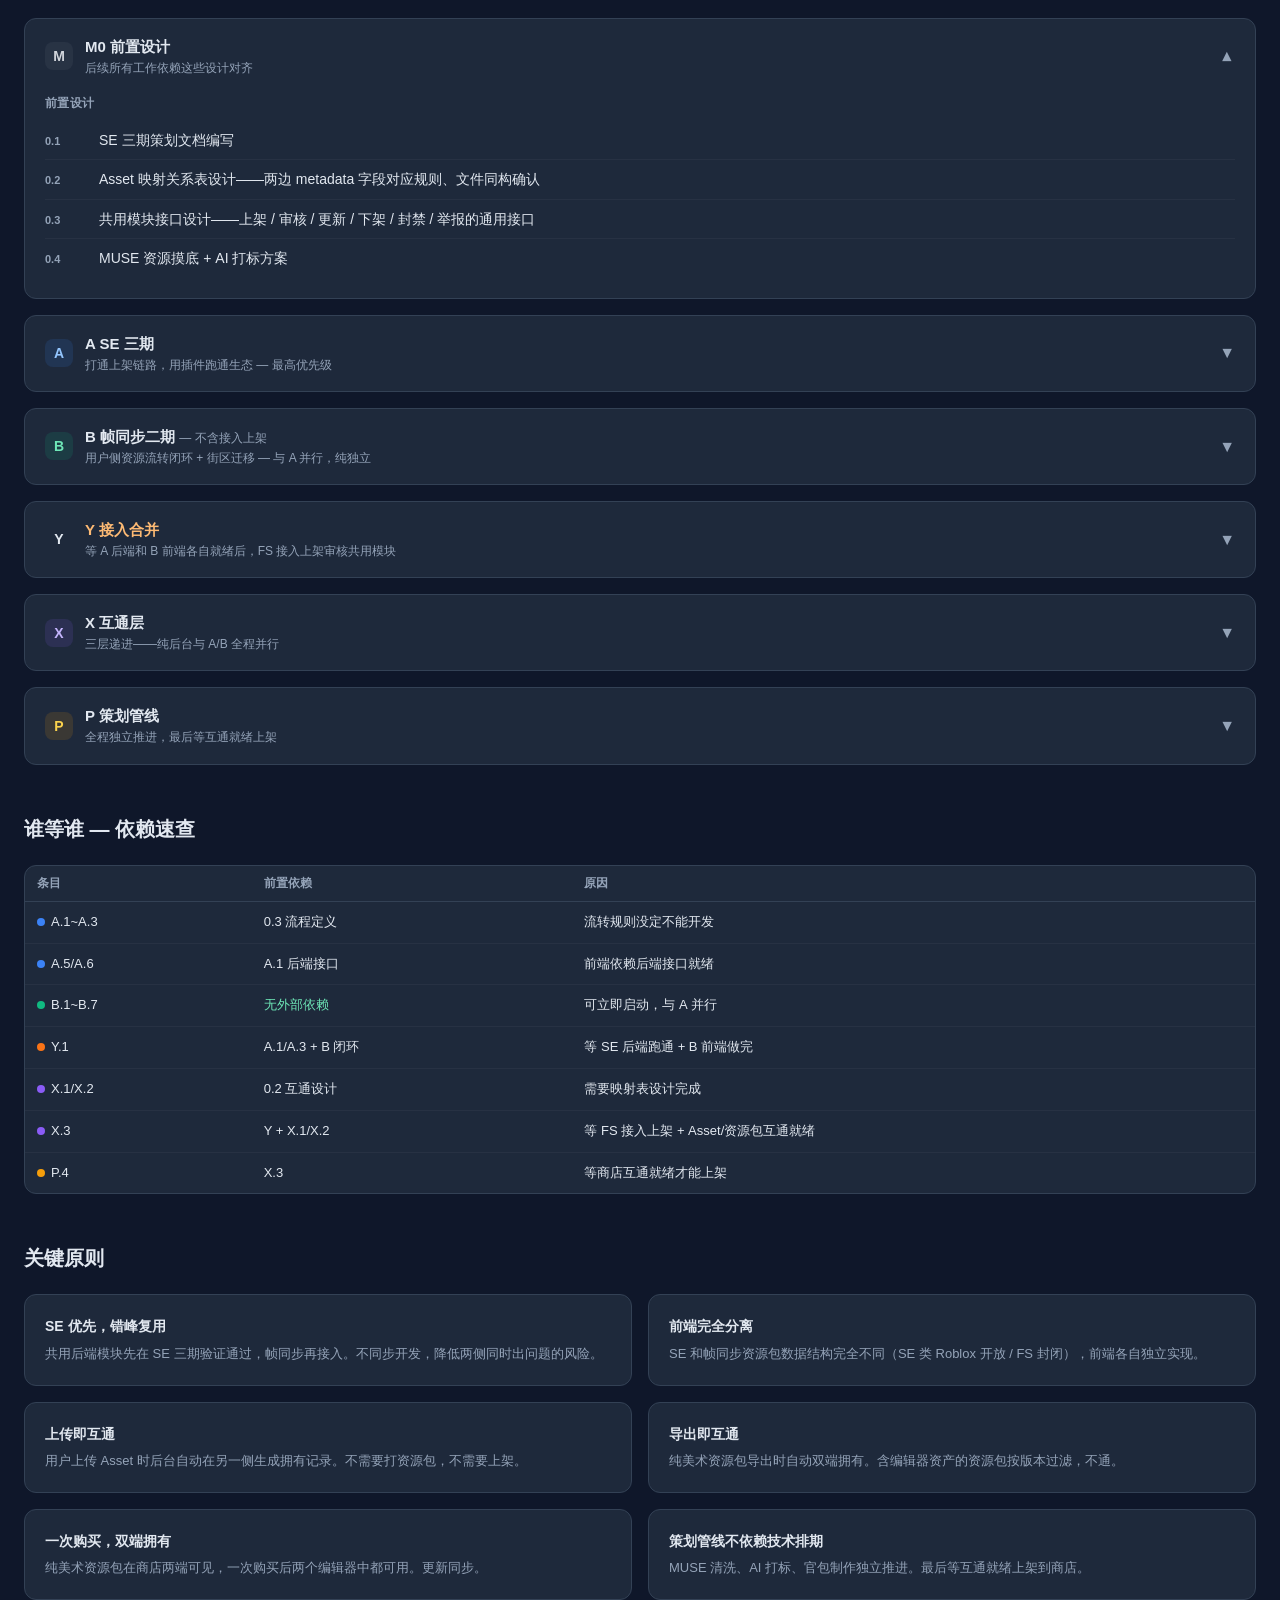
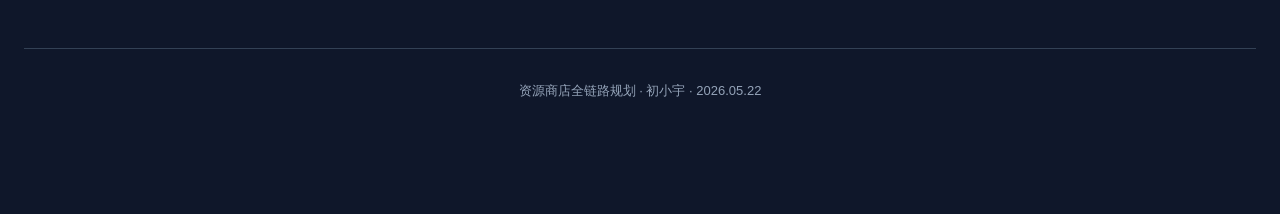
<file: resource-store-plan.html>
<!DOCTYPE html>
<html lang="zh-CN">
<head>
<meta charset="UTF-8">
<meta name="viewport" content="width=device-width, initial-scale=1.0">
<title>资源商店全链路规划</title>
<style>
  :root {
    --se: #3b82f6;    --se-bg: rgba(59,130,246,.13);
    --fs: #10b981;    --fs-bg: rgba(16,185,129,.13);
    --y:  #f97316;    --y-bg:  rgba(249,115,22,.13);
    --x:  #8b5cf6;    --x-bg:  rgba(139,92,246,.13);
    --p:  #f59e0b;    --p-bg:  rgba(245,158,11,.13);
    --m0: #6b7280;    --m0-bg: rgba(107,114,128,.13);
    --bg: #0f172a;    --card: #1e293b;    --border: #334155;
    --text: #e2e8f0;  --muted: #94a3b8;
  }
  * { margin:0; padding:0; box-sizing:border-box; }
  body {
    font-family:-apple-system,BlinkMacSystemFont,"Segoe UI",Roboto,"Noto Sans SC",sans-serif;
    background:var(--bg); color:var(--text); line-height:1.6;
    padding:0 24px 80px;
  }
  .container { max-width:1100px; margin:0 auto; }

  header { padding:48px 0 32px; border-bottom:1px solid var(--border); margin-bottom:40px; }
  header h1 { font-size:32px; font-weight:700; margin-bottom:8px; }
  header p { color:var(--muted); font-size:16px; }
  .meta { display:flex; gap:24px; margin-top:16px; font-size:14px; color:var(--muted); flex-wrap:wrap; }

  section { margin-bottom:48px; }
  .section-title { font-size:20px; font-weight:600; margin-bottom:20px; display:flex; align-items:center; gap:10px; }

  /* Overview */
  .grid4 { display:grid; grid-template-columns:repeat(4,1fr); gap:16px; margin-bottom:48px; }
  .grid5 { display:grid; grid-template-columns:repeat(5,1fr); gap:16px; margin-bottom:48px; }
  .ov-card { background:var(--card); border:1px solid var(--border); border-radius:12px; padding:20px; border-top:3px solid transparent; }
  .ov-card.se { border-top-color:var(--se); }
  .ov-card.fs { border-top-color:var(--fs); }
  .ov-card.y  { border-top-color:var(--y); }
  .ov-card.x  { border-top-color:var(--x); }
  .ov-card.p  { border-top-color:var(--p); }
  .ov-card h3 { font-size:14px; margin-bottom:4px; }
  .ov-card .tag {
    display:inline-block; font-size:10px; padding:2px 8px; border-radius:6px; font-weight:600;
    margin-bottom:8px; letter-spacing:.3px;
  }
  .tag.se { background:var(--se-bg); color:#93c5fd; }
  .tag.fs { background:var(--fs-bg); color:#6ee7b7; }
  .tag.y  { background:var(--y-bg);  color:#fdba74; }
  .tag.x  { background:var(--x-bg);  color:#c4b5fd; }
  .tag.p  { background:var(--p-bg);  color:#fcd34d; }
  .ov-card p { font-size:12px; color:var(--muted); line-height:1.6; }
  .ov-card .stat { font-size:11px; margin-top:8px; padding-top:8px; border-top:1px solid var(--border); color:var(--muted); }

  /* Swim Lane */
  .lane-box { background:var(--card); border:1px solid var(--border); border-radius:12px; padding:24px 20px; }
  .lane-row {
    display:flex; align-items:center; min-height:44px;
    border-bottom:1px solid rgba(255,255,255,.04); gap:0;
  }
  .lane-row:last-child { border-bottom:none; }
  .lane-label {
    width:100px; flex-shrink:0; font-size:13px; font-weight:600;
    display:flex; align-items:center; gap:6px;
  }
  .lane-label .dot { width:10px; height:10px; border-radius:50%; display:inline-block; flex-shrink:0; }
  .lane-c { flex:1; display:flex; gap:4px; }
  .lane-bar {
    height:28px; border-radius:5px; display:flex; align-items:center;
    font-size:11px; padding:0 10px; white-space:nowrap; overflow:hidden;
  }
  .bar-m0 { background:var(--m0-bg); border-left:3px solid var(--m0); }
  .bar-se { background:var(--se-bg); border-left:3px solid var(--se); }
  .bar-fs { background:var(--fs-bg); border-left:3px solid var(--fs); }
  .bar-y  { background:var(--y-bg);  border-left:3px solid var(--y); }
  .bar-x  { background:var(--x-bg);  border-left:3px solid var(--x); }
  .bar-p  { background:var(--p-bg);  border-left:3px solid var(--p); }

  /* phases */
  .phase-row {
    display:flex; align-items:center; margin-bottom:8px; height:24px;
  }
  .phase-label { width:100px; flex-shrink:0; }
  .phase-c { flex:1; display:flex; gap:4px; }
  .phase-p {
    flex:1; text-align:center; font-size:11px; font-weight:600; color:var(--muted);
    letter-spacing:.4px; padding:4px 0;
  }

  /* Flow */
  .flow { background:var(--card); border:1px solid var(--border); border-radius:12px; padding:28px 24px; }
  .flow-grid { display:flex; flex-direction:column; gap:6px; }
  .flow-row { display:flex; align-items:center; min-height:40px; gap:6px; flex-wrap:wrap; }
  .flow-box {
    padding:8px 14px; border-radius:7px; font-size:13px; font-weight:500;
    text-align:center; flex-shrink:0; white-space:nowrap;
  }
  .flow-box.se { background:var(--se-bg); color:#93c5fd; border:1px solid rgba(59,130,246,.2); }
  .flow-box.fs { background:var(--fs-bg); color:#6ee7b7; border:1px solid rgba(16,185,129,.2); }
  .flow-box.y  { background:var(--y-bg);  color:#fdba74; border:1px solid rgba(249,115,22,.2); }
  .flow-box.x  { background:var(--x-bg);  color:#c4b5fd; border:1px solid rgba(139,92,246,.2); }
  .flow-box.p  { background:var(--p-bg);  color:#fcd34d; border:1px solid rgba(245,158,11,.2); }
  .flow-box.m0 { background:var(--m0-bg); color:#d1d5db; border:1px solid rgba(107,114,128,.2); }
  .flow-arrow { color:var(--muted); font-size:13px; flex-shrink:0; }
  .flow-note { font-size:11px; color:var(--muted); padding:4px 8px; }

  /* MS Cards */
  .ms { margin-bottom:16px; }
  .ms-card { background:var(--card); border:1px solid var(--border); border-radius:12px; overflow:hidden; }
  .ms-header {
    padding:16px 20px; display:flex; justify-content:space-between; align-items:center;
    cursor:pointer; user-select:none;
  }
  .ms-header:hover { background:rgba(255,255,255,.02); }
  .ms-left { display:flex; align-items:center; gap:12px; }
  .ms-icon {
    width:28px; height:28px; border-radius:8px; display:flex; align-items:center;
    justify-content:center; font-weight:700; font-size:14px; flex-shrink:0;
  }
  .ms-icon.m0 { background:var(--m0-bg); color:#d1d5db; }
  .ms-icon.se { background:var(--se-bg); color:#93c5fd; }
  .ms-icon.fs { background:var(--fs-bg); color:#6ee7b7; }
  .ms-icon.y  { background:var(--y-bg);  color:#fdba74; }
  .ms-icon.x  { background:var(--x-bg);  color:#c4b5fd; }
  .ms-icon.p  { background:var(--p-bg);  color:#fcd34d; }
  .ms-tit { font-size:15px; font-weight:600; }
  .ms-sub { font-size:12px; color:var(--muted); }
  .ms-arrow { font-size:16px; color:var(--muted); transition:transform .2s; }
  .ms-card.open .ms-arrow { transform:rotate(180deg); }
  .ms-body { display:none; padding:0 20px 20px; }
  .ms-card.open .ms-body { display:block; }
  .ms-body h4 { font-size:12px; font-weight:600; color:var(--muted); margin:16px 0 8px; text-transform:uppercase; letter-spacing:.4px; }
  .ms-body h4:first-child { margin-top:0; }

  .item {
    display:flex; gap:10px; padding:7px 0; border-bottom:1px solid rgba(255,255,255,.03);
    font-size:14px; align-items:baseline;
  }
  .item:last-child { border-bottom:none; }
  .item { display:flex; gap:10px; padding:8px 0; border-bottom:1px solid rgba(255,255,255,.04); font-size:14px; align-items:baseline; }
  .item:last-child { border-bottom:none; }
  .item-c { font-size:11px; font-weight:600; color:var(--muted); min-width:44px; flex-shrink:0; }
  .item-t { flex:1; }
  .item-o { font-size:12px; color:var(--muted); white-space:nowrap; }
  .item-d { font-size:11px; color:var(--x); margin-top:1px; display:block; }

  .dep-table { width:100%; border-collapse:collapse; font-size:13px; }
  .dep-table th { text-align:left; padding:8px 12px; color:var(--muted); font-weight:600; border-bottom:1px solid var(--border); font-size:12px; text-transform:uppercase; }
  .dep-table td { padding:10px 12px; border-bottom:1px solid rgba(255,255,255,.04); }
  .dep-table tr:last-child td { border-bottom:none; }
  .dep-table .dd { width:8px; height:8px; border-radius:50%; display:inline-block; margin-right:6px; }

  .principles { display:grid; grid-template-columns:repeat(2,1fr); gap:16px; }
  .principle-card { background:var(--card); border:1px solid var(--border); border-radius:12px; padding:20px; }
  .principle-card h4 { font-size:14px; margin-bottom:6px; }
  .principle-card p { font-size:13px; color:var(--muted); line-height:1.6; }
  footer { text-align:center; padding:32px 0; color:var(--muted); font-size:13px; border-top:1px solid var(--border); }

  @media (max-width:800px) {
    .grid5 { grid-template-columns:repeat(2,1fr); }
    .principles { grid-template-columns:1fr; }
    .lane-label { width:70px; font-size:12px; }
    .phase-label { width:70px; }
  }
  @media (max-width:500px) {
    .grid5 { grid-template-columns:1fr; }
    .lane-label { width:60px; font-size:11px; }
    .phase-label { width:60px; }
    .ms-header { flex-wrap:wrap; }
  }
</style>
</head>
<body>
<div class="container">

<header>
  <h1>资源商店全链路规划</h1>
  <p>从"局部闭环"到"全链路贯通"——五条线推进的里程碑计划</p>
  <div class="meta">
    <span>📅 2026.05.22</span>
    <span>👤 初小宇</span>
    <span>📋 33 项待办</span>
    <span>🎯 点击里程碑可展开</span>
  </div>
</header>

<!-- Overview -->
<section>
  <div class="section-title">五条线总览</div>
  <div class="grid5">
    <div class="ov-card se">
      <div class="tag se">⬆ 最高优先级</div>
      <h3>A SE 三期</h3>
      <p>上架/审核/更新/下架/封禁全链路 + 插件跑通生态验证</p>
      <div class="stat">8 项待办 · 含后端共用模块先跑通</div>
    </div>
    <div class="ov-card fs">
      <div class="tag fs">⇄ 并行</div>
      <h3>B 帧同步二期</h3>
      <p>导出/导入/分享码/资源仓库 + 街区迁移 — 纯独立工作</p>
      <div class="stat">8 项待办 · FS 独立 + 接入</div>
    </div>
    <div class="ov-card y">
      <div class="tag y">⊹ 汇合</div>
      <h3>Y 接入合并</h3>
      <p>等 A 和 B 各自做完，FS 接入上架审核共用模块</p>
      <div class="stat">1 项待办 · 承上启下</div>
    </div>
    <div class="ov-card x">
      <div class="tag x">⚙ 纯后台</div>
      <h3>X 互通层</h3>
      <p>三层递进：Asset(上传互通) → 资源包(导出互通) → 商店(购买互通)</p>
      <div class="stat">3 层 · 与 AB 全程并行</div>
    </div>
    <div class="ov-card p">
      <div class="tag p">⟳ 独立</div>
      <h3>P 策划管线</h3>
      <p>MUSE 清洗 / AI 打标 / 官包制作 / 上架</p>
      <div class="stat">4 项待办 · M0 走到最后</div>
    </div>
  </div>
</section>

<!-- Swim Lane -->
<section>
  <div class="section-title">阶段推进视图 <span style="font-size:12px;color:var(--muted);font-weight:400;">（横向为时间流向，同区域=并行）</span></div>
  <div class="lane-box">
    <div class="phase-row">
      <div class="phase-label"></div>
      <div class="phase-c">
        <div class="phase-p">奠基</div>
        <div class="phase-p">并行推进</div>
        <div class="phase-p">汇合贯通</div>
      </div>
    </div>

    <div class="lane-row" style="height:56px;">
      <div class="lane-label"><span class="dot" style="background:var(--m0)"></span>M0 前置设计</div>
      <div class="lane-c"><div class="lane-bar bar-m0" style="flex:3;font-size:12px;">SE三期文档 + Asset映射设计 + 共用接口设计 + MUSE方案</div></div>
    </div>

    <div class="lane-row" style="height:56px;">
      <div class="lane-label"><span class="dot" style="background:var(--se)"></span>A SE三期</div>
      <div class="lane-c">
        <div style="flex:.03"></div>
        <div class="lane-bar bar-se" style="flex:2;font-size:12px;">后端：上架/审核/封禁/举报能力 → SE前端：资源包上架/H5配置/审核追踪 → 插件商店全链路验证</div>
      </div>
    </div>

    <div class="lane-row" style="height:56px;">
      <div class="lane-label"><span class="dot" style="background:var(--fs)"></span>B 帧同步二期</div>
      <div class="lane-c">
        <div style="flex:.03"></div>
        <div class="lane-bar bar-fs" style="flex:2;font-size:12px;">FS前端：导出/导入/分享码/资源仓库/资源包管理器 → 街区迁移：组合/蛋码/技能/界面转资源包 + 旧功能下线</div>
      </div>
    </div>

    <div class="lane-row" style="height:56px;">
      <div class="lane-label"><span class="dot" style="background:var(--y)"></span>Y 接入合并</div>
      <div class="lane-c">
        <div style="flex:2.03"></div>
        <div class="lane-bar bar-y" style="flex:1;font-size:12px;">FS接入SE已跑通的上架/审核/封禁共用能力（等A后端+B前端都做完）</div>
      </div>
    </div>

    <div class="lane-row" style="height:60px;">
      <div class="lane-label"><span class="dot" style="background:var(--x)"></span>X 互通层</div>
      <div class="lane-c">
        <div style="flex:.03"></div>
        <div class="lane-bar bar-x" style="flex:1.2;font-size:12px;">上传Asset→自动双端生成 · 导出纯美术包→自动双端拥有</div>
        <div class="lane-bar bar-x" style="flex:.8;background:rgba(139,92,246,.07);font-size:12px;">纯美术包双端可搜 + 一次购买双端拥有 + 更新两端同步</div>
      </div>
    </div>

    <div class="lane-row" style="height:56px;">
      <div class="lane-label"><span class="dot" style="background:var(--p)"></span>P 策划管线</div>
      <div class="lane-c">
        <div class="lane-bar bar-p" style="flex:1;font-size:12px;">MUSE资源清洗管线 + AI打标流程 + 官包制作</div>
        <div class="lane-bar bar-p" style="flex:1;background:rgba(245,158,11,.07);font-size:12px;">同上持续推进</div>
        <div class="lane-bar bar-p" style="flex:1;background:rgba(245,158,11,.07);font-size:12px;">官包上架到商店（等X.3就绪）</div>
      </div>
    </div>
  </div>
</section>

<!-- Dep Flow -->
<section>
  <div class="section-title">依赖关系 <span style="font-size:12px;color:var(--muted);font-weight:400;">（→ = 依赖，同行并行）</span></div>
  <div class="flow">
    <div class="flow-grid">
      <div class="flow-row">
        <div class="flow-box m0">M0 前置设计</div>
        <div class="flow-arrow">→ → →</div>
        <div class="flow-note">产出 SE三期文档、Asset映射设计、共用接口设计、MUSE方案，以下全部以此为起点</div>
      </div>

      <div style="height:14px;"></div>

      <!-- A -->
      <div class="flow-row">
        <div class="flow-box se">A SE 三期</div>
        <div class="flow-arrow">→</div>
        <div class="flow-box se" style="min-width:100px;">后端：上架/审核/封禁/举报能力</div>
        <div class="flow-arrow">→</div>
        <div class="flow-box se" style="min-width:100px;">SE前端：上架入口/H5配置/审核追踪</div>
        <div class="flow-arrow">→</div>
        <div class="flow-box se" style="min-width:90px;">插件商店全链路验证</div>
        <div class="flow-note">最高优先级，独立推进</div>
      </div>

      <div style="height:8px;"></div>

      <!-- B -->
      <div class="flow-row">
        <div class="flow-box fs">B 帧同步二期</div>
        <div class="flow-arrow">→</div>
        <div class="flow-box fs" style="min-width:130px;">FS前端：导出/导入/分享码/资源仓库 + 街区迁移</div>
        <div class="flow-note">纯独立，不依赖 A，可并行启动</div>
      </div>

      <div style="height:8px;"></div>

      <!-- Y -->
      <div class="flow-row">
        <div style="min-width:10px;"></div>
        <div class="flow-box y" style="min-width:110px;">Y 接入合并</div>
        <div class="flow-arrow">← 需要 →</div>
        <div class="flow-box se" style="min-width:90px;">A 后端能力就绪</div>
        <div class="flow-arrow">+</div>
        <div class="flow-box fs" style="min-width:90px;">B 前端闭环</div>
        <div class="flow-note">等两边各自跑通，FS 接入上架审核共用模块</div>
      </div>

      <div style="height:8px;"></div>

      <!-- X -->
      <div class="flow-row">
        <div class="flow-box x" style="min-width:120px;">X.1 Asset上传互通 + X.2 资源包导出互通</div>
        <div class="flow-arrow">→</div>
        <div class="flow-box x" style="min-width:110px;">X.3 商店互通</div>
        <div class="flow-arrow">← 还需要 →</div>
        <div class="flow-box y" style="min-width:70px;">Y 接入</div>
        <div class="flow-note">X.3 需要 Y（FS已接入上架）+ X.1/X.2（Asset/资源包已互通）都就绪</div>
      </div>

      <div style="height:8px;"></div>

      <!-- P -->
      <div class="flow-row">
        <div class="flow-box p" style="min-width:120px;">P.1~P.3 MUSE清洗/AI打标/官包制作</div>
        <div class="flow-arrow">→</div>
        <div class="flow-box p" style="min-width:90px;">P.4 官包上架</div>
        <div class="flow-arrow">← 等 →</div>
        <div class="flow-box x" style="min-width:70px;">X.3 就绪</div>
        <div class="flow-note">策划全程独立推进，最后一步等商店互通后才能上架</div>
      </div>
    </div>
    </div>
  </div>
</section>

<!-- Milestones -->
<section>
  <div class="section-title">各里程碑待办清单 <span style="font-size:12px;color:var(--muted);font-weight:400;">（点击展开/折叠）</span></div>

  <!-- M0 -->
  <div class="ms"><div class="ms-card open" id="m0">
    <div class="ms-header" onclick="tog('m0')">
      <div class="ms-left"><div class="ms-icon m0">M</div><div><div class="ms-tit">M0 前置设计</div><div class="ms-sub">后续所有工作依赖这些设计对齐</div></div></div>
      <div class="ms-arrow">▼</div>
    </div>
    <div class="ms-body">
      <h4>前置设计</h4>
      <div class="item"><div class="item-c">0.1</div><div class="item-t">SE 三期策划文档编写</div></div>
      <div class="item"><div class="item-c">0.2</div><div class="item-t">Asset 映射关系表设计——两边 metadata 字段对应规则、文件同构确认</div></div>
      <div class="item"><div class="item-c">0.3</div><div class="item-t">共用模块接口设计——上架 / 审核 / 更新 / 下架 / 封禁 / 举报的通用接口</div></div>
      <div class="item"><div class="item-c">0.4</div><div class="item-t">MUSE 资源摸底 + AI 打标方案</div></div>
    </div>
  </div></div>

  <!-- A -->
  <div class="ms"><div class="ms-card" id="a">
    <div class="ms-header" onclick="tog('a')">
      <div class="ms-left"><div class="ms-icon se">A</div><div><div class="ms-tit">A SE 三期</div><div class="ms-sub">打通上架链路，用插件跑通生态 — 最高优先级</div></div></div>
      <div class="ms-arrow">▼</div>
    </div>
    <div class="ms-body">
      <h4>后端（共用模块，先 SE 跑通）</h4>
      <div class="item"><div class="item-c">A.1</div><div class="item-t">上架→审核→更新→下架→封禁全链路接口</div><div class="item-d">依赖 0.3 接口设计</div></div>
      <div class="item"><div class="item-c">A.2</div><div class="item-t">举报系统接口</div></div>
      <div class="item"><div class="item-c">A.3</div><div class="item-t">运营后台审核 / 封禁 / 解封操作界面</div><div class="item-d">依赖 A.1</div></div>
      <h4>SE 前端（编辑器内）</h4>
      <div class="item"><div class="item-c">A.4</div><div class="item-t">资源包管理器新增"上架入口"按钮</div></div>
      <div class="item"><div class="item-c">A.5</div><div class="item-t">H5 上架配置流程——信息填写 / 封面上传 / 提交审核</div><div class="item-d">依赖 A.1</div></div>
      <div class="item"><div class="item-c">A.6</div><div class="item-t">审核状态追踪——用户查看自己的资源当前在什么状态</div><div class="item-d">依赖 A.1</div></div>
      <div class="item"><div class="item-c">A.7</div><div class="item-t">举报入口与处理</div><div class="item-d">依赖 A.2</div></div>
      <h4>生态验证</h4>
      <div class="item"><div class="item-c">A.8</div><div class="item-t">插件商店全链路跑通——上传→云→上架→审核→获取→下载→更新</div><div class="item-d">依赖 A.1~A.6</div></div>
    </div>
  </div></div>

  <!-- B -->
  <div class="ms"><div class="ms-card" id="b">
    <div class="ms-header" onclick="tog('b')">
      <div class="ms-left"><div class="ms-icon fs">B</div><div><div class="ms-tit">B 帧同步二期 <span style="font-size:12px;color:var(--muted);font-weight:400;">— 不含接入上架</span></div><div class="ms-sub">用户侧资源流转闭环 + 街区迁移 — 与 A 并行，纯独立</div></div></div>
      <div class="ms-arrow">▼</div>
    </div>
    <div class="ms-body">
      <h4>FS 前端（独立推进，不依赖 A）</h4>
      <div class="item"><div class="item-c">B.1</div><div class="item-t">资源包导出流程——选择资产→打包→上传</div></div>
      <div class="item"><div class="item-c">B.2</div><div class="item-t">资源包导入流程——获取→预览→导入地图</div></div>
      <div class="item"><div class="item-c">B.3</div><div class="item-t">分享码机制——生成→分享→校验→获取</div></div>
      <div class="item"><div class="item-c">B.4</div><div class="item-t">资源仓库界面——取代原资源大厅</div></div>
      <div class="item"><div class="item-c">B.5</div><div class="item-t">资源包管理器界面——自己的 / 分享获取的 / 商店获取的三分类</div></div>
      <h4>街区迁移</h4>
      <div class="item"><div class="item-c">B.6</div><div class="item-t">组合 / 蛋码 / 技能 / 界面街区 → 资源包</div></div>
      <div class="item"><div class="item-c">B.7</div><div class="item-t">旧功能下线——原资源大厅入口关闭、旧功能入口移除</div></div>
      <h4>接入</h4>
      <div class="item"><div class="item-c">B.8</div><div class="item-t">接入后端共用模块——上架 / 审核流程对接</div><div class="item-d">等 A.1 / A.3 就绪</div></div>
    </div>
  </div></div>

  <!-- Y -->
  <div class="ms"><div class="ms-card" id="y">
    <div class="ms-header" onclick="tog('y')">
      <div class="ms-left"><div class="ms-icon">Y</div><div><div class="ms-tit" style="color:#fdba74;">Y 接入合并</div><div class="ms-sub">等 A 后端和 B 前端各自就绪后，FS 接入上架审核共用模块</div></div></div>
      <div class="ms-arrow">▼</div>
    </div>
    <div class="ms-body">
      <div class="item"><div class="item-c">Y.1</div><div class="item-t">FS 接入上架审核共用模块——等 A.1/A.3 后端就绪 + B 前端做完</div><div class="item-d">依赖 A.1/A.3 + B 闭环</div></div>
    </div>
  </div></div>

  <!-- X -->
  <div class="ms"><div class="ms-card" id="x">
    <div class="ms-header" onclick="tog('x')">
      <div class="ms-left"><div class="ms-icon x">X</div><div><div class="ms-tit">X 互通层</div><div class="ms-sub">三层递进——纯后台与 A/B 全程并行</div></div></div>
      <div class="ms-arrow">▼</div>
    </div>
    <div class="ms-body">
      <h4>X.1 Asset 级互通 — 上传即互通</h4>
      <div class="item"><div class="item-c">X.1a</div><div class="item-t">Asset 映射关系表实现</div><div class="item-d">依赖 0.2 设计</div></div>
      <div class="item"><div class="item-c">X.1b</div><div class="item-t">SE 上传 → FS 侧同步生成</div></div>
      <div class="item"><div class="item-c">X.1c</div><div class="item-t">FS 上传 → SE 侧同步生成</div></div>
      <div class="item"><div class="item-c">X.1d</div><div class="item-t">所有权双端同步</div></div>
      <h4>X.2 资源包级互通 — 导出即互通</h4>
      <div class="item"><div class="item-c">X.2</div><div class="item-t">导出纯美术资源包时双端拥有记录</div><div class="item-d">依赖 0.2 设计</div></div>
      <h4>X.3 商店级互通</h4>
      <div class="item"><div class="item-c">X.3a</div><div class="item-t">纯美术资源包双端商店可见可搜索</div><div class="item-d">等 A 上架链路 + X.1/X.2 就绪</div></div>
      <div class="item"><div class="item-c">X.3b</div><div class="item-t">一次购买双端拥有</div></div>
      <div class="item"><div class="item-c">X.3c</div><div class="item-t">更新同步机制——一端更新→两端感知</div></div>
    </div>
  </div></div>

  <!-- P -->
  <div class="ms"><div class="ms-card" id="p">
    <div class="ms-header" onclick="tog('p')">
      <div class="ms-left"><div class="ms-icon p">P</div><div><div class="ms-tit">P 策划管线</div><div class="ms-sub">全程独立推进，最后等互通就绪上架</div></div></div>
      <div class="ms-arrow">▼</div>
    </div>
    <div class="ms-body">
      <div class="item"><div class="item-c">P.1</div><div class="item-t">MUSE 资源清洗管线搭建</div></div>
      <div class="item"><div class="item-c">P.2</div><div class="item-t">AI 打标 → 人工审核流程</div></div>
      <div class="item"><div class="item-c">P.3</div><div class="item-t">官方资源包制作</div></div>
      <div class="item"><div class="item-c">P.4</div><div class="item-t">官包上架到商店</div><div class="item-d">等 X.3 就绪</div></div>
    </div>
  </div></div>

</section>

<!-- Dep Table -->
<section>
  <div class="section-title">谁等谁 — 依赖速查</div>
  <div style="background:var(--card);border:1px solid var(--border);border-radius:12px;overflow:hidden;">
  <table class="dep-table">
    <thead><tr><th>条目</th><th>前置依赖</th><th>原因</th></tr></thead>
    <tbody>
      <tr><td><span class="dd" style="background:var(--se)"></span>A.1~A.3</td><td>0.3 流程定义</td><td>流转规则没定不能开发</td></tr>
      <tr><td><span class="dd" style="background:var(--se)"></span>A.5/A.6</td><td>A.1 后端接口</td><td>前端依赖后端接口就绪</td></tr>
      <tr><td><span class="dd" style="background:var(--fs)"></span>B.1~B.7</td><td style="color:#6ee7b7;">无外部依赖</td><td>可立即启动，与 A 并行</td></tr>
      <tr><td><span class="dd" style="background:var(--y)"></span>Y.1</td><td>A.1/A.3 + B 闭环</td><td>等 SE 后端跑通 + B 前端做完</td></tr>
      <tr><td><span class="dd" style="background:var(--x)"></span>X.1/X.2</td><td>0.2 互通设计</td><td>需要映射表设计完成</td></tr>
      <tr><td><span class="dd" style="background:var(--x)"></span>X.3</td><td>Y + X.1/X.2</td><td>等 FS 接入上架 + Asset/资源包互通就绪</td></tr>
      <tr><td><span class="dd" style="background:var(--p)"></span>P.4</td><td>X.3</td><td>等商店互通就绪才能上架</td></tr>
    </tbody>
  </table>
  </div>
</section>

<!-- Principles -->
<section>
  <div class="section-title">关键原则</div>
  <div class="principles">
    <div class="principle-card"><h4>SE 优先，错峰复用</h4><p>共用后端模块先在 SE 三期验证通过，帧同步再接入。不同步开发，降低两侧同时出问题的风险。</p></div>
    <div class="principle-card"><h4>前端完全分离</h4><p>SE 和帧同步资源包数据结构完全不同（SE 类 Roblox 开放 / FS 封闭），前端各自独立实现。</p></div>
    <div class="principle-card"><h4>上传即互通</h4><p>用户上传 Asset 时后台自动在另一侧生成拥有记录。不需要打资源包，不需要上架。</p></div>
    <div class="principle-card"><h4>导出即互通</h4><p>纯美术资源包导出时自动双端拥有。含编辑器资产的资源包按版本过滤，不通。</p></div>
    <div class="principle-card"><h4>一次购买，双端拥有</h4><p>纯美术资源包在商店两端可见，一次购买后两个编辑器中都可用。更新同步。</p></div>
    <div class="principle-card"><h4>策划管线不依赖技术排期</h4><p>MUSE 清洗、AI 打标、官包制作独立推进。最后等互通就绪上架到商店。</p></div>
  </div>
</section>

<footer>资源商店全链路规划 · 初小宇 · 2026.05.22</footer>
</div>
<script>
function tog(id){var e=document.getElementById(id);if(e)e.classList.toggle('open');}
</script>
</body>
</html>
</file>
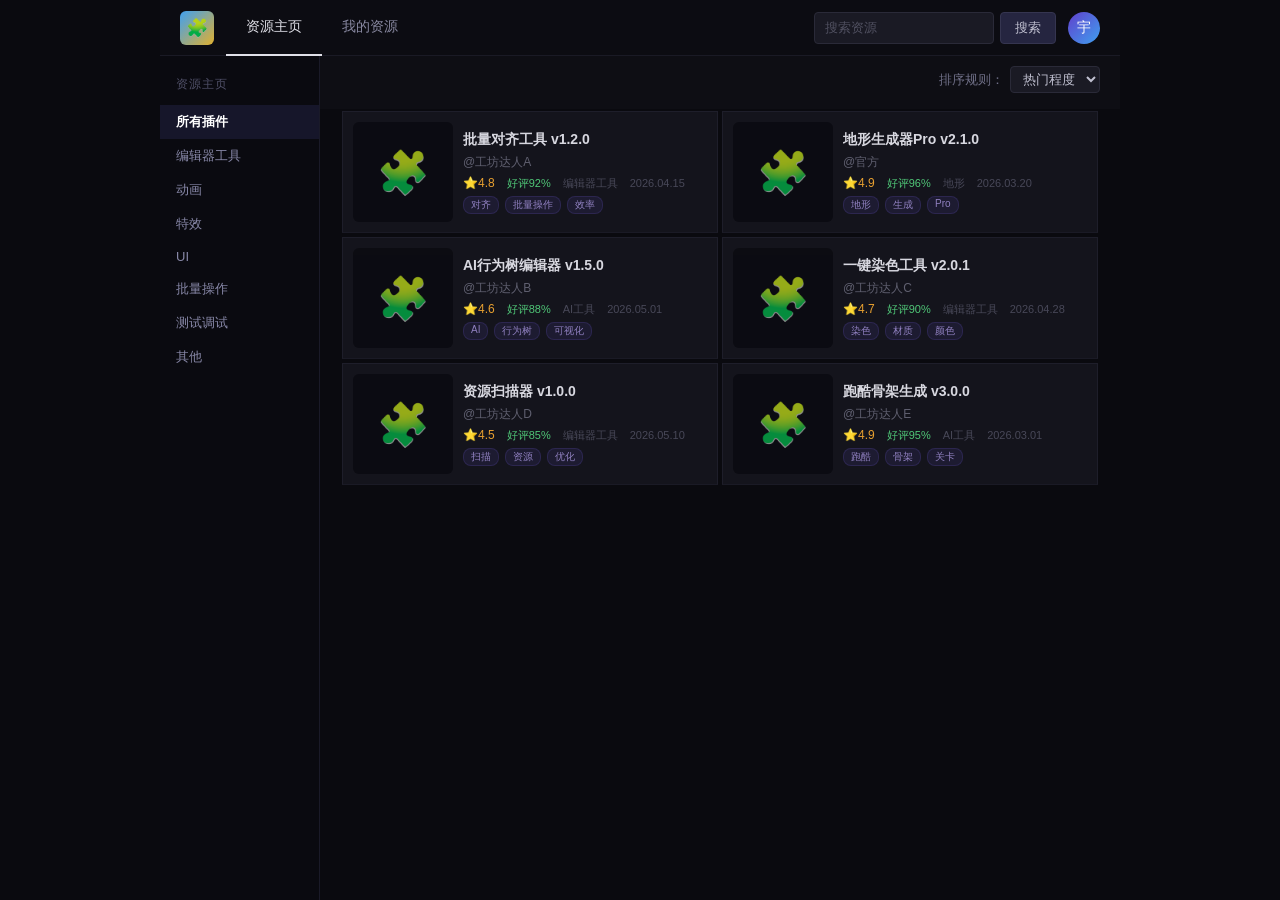
<file: store/store.html>
<!DOCTYPE html>
<html lang="zh-CN">
<head>
<meta charset="UTF-8">
<meta name="viewport" content="width=device-width, initial-scale=1.0">
<title>资源商店</title>
<link rel="stylesheet" href="store.css">
</head>
<body>

<div class="app">
  <!-- ═══════════ NAVBAR ═══════════ -->
  <div class="navbar">
    <div class="logo">🧩</div>
    <div class="nav-tabs" id="navTabs">
      <div class="nav-tab active" data-page="browse">资源主页</div>
      <div class="nav-tab" data-page="myresources">我的资源</div>
    </div>
    <div class="nav-search">
      <input type="text" placeholder="搜索资源">
      <button class="btn-search">搜索</button>
    </div>
    <div class="avatar">宇</div>
  </div>

  <!-- ═══════════ BREADCRUMB (detail only) ═══════════ -->
  <div class="breadcrumb hidden" id="breadcrumb">
    <span class="link" onclick="goBrowse()">资源主页</span>
    <span class="sep">›</span>
    <span id="breadcrumbTitle">插件详情</span>
  </div>

  <!-- ═══════════ PAGE 1: 资源主页 ═══════════ -->
  <div id="pageBrowse" class="page-with-sidebar">
    <!-- 左侧分类导航 -->
    <div class="cat-sidebar">
      <div class="cat-sidebar-title">资源主页</div>
      <div class="cat-item active" data-sub="all">所有插件</div>
      <div class="cat-item" data-sub="编辑器工具">编辑器工具</div>
      <div class="cat-item" data-sub="动画">动画</div>
      <div class="cat-item" data-sub="特效">特效</div>
      <div class="cat-item" data-sub="UI">UI</div>
      <div class="cat-item" data-sub="批量操作">批量操作</div>
      <div class="cat-item" data-sub="测试调试">测试调试</div>
      <div class="cat-item" data-sub="其他">其他</div>
    </div>
    <!-- 右侧内容 -->
    <div class="browse-content">
      <div class="filter-bar">
        <div class="sort-dropdown">
          排序规则：
          <select id="sortSelect">
            <option>热门程度</option>
            <option>最新发布</option>
            <option>最多下载</option>
          </select>
        </div>
      </div>
      <div class="card-grid" id="browseGrid"></div>
    </div>
  </div>

  <!-- ═══════════ PAGE 2: 插件详情 ═══════════ -->
  <div id="pageDetail" class="hidden">
    <div class="detail-top">
      <div class="detail-left">
        <div class="detail-preview-large">
          <div class="preview-icon">🧩</div>
          <div class="preview-name" id="detailPreviewName">批量对齐工具</div>
        </div>
      </div>
      <div class="detail-right" id="detailInfo"></div>
    </div>
    <div class="detail-bottom">
      <div class="detail-section">
        <h4>详细信息</h4>
        <div class="detail-desc" id="detailDesc"></div>
        <div id="detailMeta"></div>
      </div>
      <div class="related-section">
        <h3>相关资源推荐</h3>
        <div class="related-grid" id="relatedGrid"></div>
      </div>
    </div>
    <div class="changelog-modal hidden" id="changelogModal">
      <div class="changelog-content">
        <div class="changelog-header"><h4>更新日志</h4><button class="changelog-close" onclick="closeChangelog()">✕</button></div>
        <div class="detail-changelog" id="detailChangelog"></div>
      </div>
    </div>
  </div>

  <!-- ═══════════ PAGE 3: 我的资源 ═══════════ -->
  <div id="pageMyResources" class="hidden">
    <div class="subtabs" id="myResSubtabs">
      <div class="subtab active" data-subtab="published">上架中</div>
      <div class="subtab" data-subtab="acquired">已获取</div>
    </div>
    <div class="filter-bar">
      <div class="btn-category">
        查看所有类别
        <span class="selected-tag">插件</span>
      </div>
      <div class="btn-filter">🔽 筛选</div>
      <div class="sort-dropdown">
        排序规则：
        <select>
          <option>上架时间</option>
          <option>下载量</option>
          <option>审核状态</option>
        </select>
      </div>
    </div>
    <div class="card-grid" id="myResGrid"></div>
  </div>
</div>

<script src="store.js"></script>

</body>
</html>
</file>
<file: plugin-mgmt/style.css>
* { margin: 0; padding: 0; box-sizing: border-box; }
body {
  font-family: "Microsoft YaHei", "PingFang SC", system-ui, sans-serif;
  background: #0a0a0f;
  display: flex; flex-direction: column; align-items: center;
  min-height: 100vh; color: #c8c8d0;
  padding-top: 20px;
}

/* ===== 模拟编辑器工具栏 ===== */
.editor-toolbar {
  width: 960px;
  display: flex; align-items: center; gap: 8px;
  padding: 6px 10px; margin-bottom: 12px;
  background: #0e0e14; border: 1px solid #2a2a38;
  border-radius: 4px; position: relative;
}
.toolbar-hint {
  font-size: 11px; color: #556; margin-right: 4px;
}
.editor-menu-btn {
  padding: 5px 14px; font-size: 12px;
  background: #1a1a24; color: #b0b0c8; border: 1px solid #2a2a38;
  border-radius: 3px; cursor: pointer;
  font-family: inherit;
  transition: all 0.15s;
}
.editor-menu-btn:hover { background: #22222e; color: #d0d0e0; }
.editor-menu-btn.open { background: #3060e0; color: #fff; border-color: #3060e0; }

.plugin-dropdown {
  position: absolute; top: calc(100% + 4px); left: 110px;
  min-width: 200px; max-width: 300px;
  background: #14141c; border: 1px solid #2a2a38;
  border-radius: 4px; box-shadow: 0 8px 24px rgba(0,0,0,0.6);
  padding: 4px 0; z-index: 100;
}
.plugin-dropdown.hidden { display: none; }
.dropdown-item {
  padding: 7px 14px; font-size: 12px; color: #c0c0dc;
  cursor: pointer; transition: background 0.12s;
}
.dropdown-item:hover { background: #3060e0; color: #fff; }
.dropdown-divider { height: 1px; background: #2a2a38; margin: 4px 0; }
.dropdown-empty-hint {
  padding: 6px 14px; font-size: 11px; color: #556;
  font-style: italic;
}

/* ===== 菜单栏显示 开关 ===== */
.menu-toggle {
  display: inline-flex; align-items: center; gap: 4px;
  padding: 3px 10px; font-size: 11px; cursor: pointer;
  border: 1px solid #2a2a38; border-radius: 12px;
  background: transparent; color: #7788aa;
  transition: all 0.15s; user-select: none;
  margin-left: auto;
}
.menu-toggle:hover { border-color: #3a4a6e; color: #b0c0e0; }
.menu-toggle.on {
  background: rgba(48,96,224,0.18); color: #98b0f0;
  border-color: #3a5a9a;
}
.menu-toggle::before {
  content: "○"; font-size: 12px;
}
.menu-toggle.on::before { content: "●"; }

/* ===== Modal Container ===== */
.plugin-dialog {
  width: 960px; height: 640px;
  background: #121218;
  border-radius: 6px;
  box-shadow: 0 8px 40px rgba(0,0,0,0.7), 0 0 0 1px #2a2a35;
  display: flex; flex-direction: column;
  overflow: hidden;
}

/* ===== Title Bar ===== */
.title-bar {
  height: 36px;
  background: #0e0e14;
  display: flex; align-items: center;
  padding: 0 14px;
  border-bottom: 1px solid #222230;
  user-select: none;
  flex-shrink: 0;
}
.title-bar .title {
  font-size: 13px; font-weight: 400;
  color: #9090a0; flex: 1; text-align: center;
  display: flex; align-items: center; justify-content: center; gap: 6px;
}
.title-bar .title::before { content: "⚙"; font-size: 12px; }
.title-bar .close-btn {
  width: 22px; height: 22px;
  background: none; border: none;
  color: #606070; font-size: 15px;
  cursor: pointer; border-radius: 3px;
  display: flex; align-items: center; justify-content: center;
  transition: background 0.15s, color 0.15s;
}
.title-bar .close-btn:hover { background: #e04040; color: #fff; }

/* ===== Body ===== */
.dialog-body { display: flex; flex: 1; overflow: hidden; }

/* ===== Left Sidebar ===== */
.sidebar {
  width: 160px; background: #0e0e14;
  border-right: 1px solid #222230;
  padding: 12px 8px; flex-shrink: 0;
}
.sidebar-tab {
  display: flex; align-items: center; gap: 8px;
  width: 100%; height: 38px;
  padding: 0 12px; border: none; background: none;
  color: #8888a0; font-size: 13px; cursor: pointer;
  transition: background 0.18s, color 0.18s;
  font-family: inherit; text-align: left;
  border-radius: 4px; margin-bottom: 2px;
}
.sidebar-tab:hover { background: #1a1a24; color: #b0b0c0; }
.sidebar-tab.active {
  background: #3060e0; color: #fff; font-weight: 600;
}
.sidebar-tab .tab-icon { font-size: 13px; width: 16px; text-align: center; }

/* ===== Content Area ===== */
.content {
  flex: 1; padding: 16px; overflow-y: auto;
  background: #18181f;
  display: flex; flex-direction: column; gap: 10px;
}
.content::-webkit-scrollbar { width: 5px; }
.content::-webkit-scrollbar-thumb { background: #333340; border-radius: 3px; }

/* ===== Sub Tabs ===== */
.sub-tabs {
  display: flex; gap: 4px;
  margin-bottom: 6px;
}
.sub-tab {
  padding: 6px 16px; border: 1px solid transparent;
  background: none; color: #707088; font-size: 13px;
  cursor: pointer; border-radius: 4px;
  font-family: inherit;
  transition: all 0.18s;
}
.sub-tab:hover { color: #c0c0d0; background: #1e1e28; }
.sub-tab.active {
  background: #3060e0; color: #fff; border-color: #3060e0;
  font-weight: 600;
}

/* ===== Plugin Card ===== */
.plugin-card {
  background: #1e1e28;
  border: 1px solid #2a2a38;
  border-radius: 5px; padding: 12px 14px;
  display: flex; flex-direction: column; gap: 8px;
  transition: border-color 0.15s, background 0.15s;
}
.plugin-card:hover { border-color: #3a3a50; background: #222230; }
.plugin-card .card-row {
  display: flex; align-items: center; gap: 10px;
}
.plugin-card .card-row:last-child { margin-top: 2px; }
.plugin-card .card-info { flex: 1; min-width: 0; }

/* Card disabled state - 本地文件不存在 */
.plugin-card.card-disabled {
  background: #1a1a22;
  border-color: #802030;
  box-shadow: 0 0 0 1px rgba(180, 40, 50, 0.25);
}
.plugin-card.card-disabled:hover {
  border-color: #802030;
  background: #1a1a22;
}
.plugin-card.card-disabled .plugin-name { color: #707080; }
.plugin-card.card-disabled .plugin-icon { opacity: 0.4; }

/* Button disabled state */
.btn:disabled {
  opacity: 0.35;
  cursor: not-allowed;
  pointer-events: auto;
  filter: grayscale(0.5);
}

/* ===== Icon Placeholder ===== */
.plugin-icon {
  width: 32px; height: 32px;
  min-width: 32px; min-height: 32px;
  background: #14141c;
  border: 1px solid #2a2a38;
  border-radius: 4px;
  display: flex; align-items: center; justify-content: center;
  font-size: 16px;
  flex-shrink: 0;
  user-select: none;
  color: #80cc40;
}

.plugin-name { font-size: 14px; font-weight: 700; color: #d0d0dc; }
.plugin-desc { font-size: 12px; color: #6c6c80; line-height: 1.5; margin-left: 42px; }
.plugin-path { font-size: 11px; color: #505060; max-width: 440px; overflow: hidden; text-overflow: ellipsis; white-space: nowrap; }
.plugin-author { font-size: 12px; color: #6c6c80; }

/* ===== Badges ===== */
.badge {
  font-size: 11px; padding: 2px 8px; border-radius: 10px;
  font-weight: 500; white-space: nowrap;
}
.badge-version { background: rgba(67,97,238,0.18); color: #8899ee; }
.badge-synced { background: rgba(40,167,69,0.18); color: #28a745; }
.badge-modified { background: rgba(255,193,7,0.18); color: #ffc107; }
.badge-missing { background: rgba(220,53,69,0.18); color: #dc3545; }
.badge-published { background: rgba(40,167,69,0.18); color: #28a745; }
.badge-reviewing { background: rgba(255,193,7,0.18); color: #ffc107; }
.badge-updated { background: rgba(40,167,69,0.18); color: #28a745; }
.badge-update-available { background: rgba(253,126,20,0.18); color: #fd7e14; }
.badge-unpublished { background: rgba(170,170,170,0.15); color: #999; }
.badge-external { background: rgba(40,167,69,0.16); color: #4dbb6a; font-size: 10px; padding: 1px 6px; font-weight: 400; }
.badge-internal-only { background: rgba(160,160,160,0.14); color: #98a0aa; font-size: 10px; padding: 1px 6px; font-weight: 400; }

/* 视角切换 toggle (仅演示 publish 过滤) */
.view-toggle {
  display: flex; gap: 4px; margin-bottom: 10px;
  padding: 3px; background: #0e0e14; border: 1px solid #2a2a38;
  border-radius: 4px; width: fit-content;
}
.view-toggle-btn {
  padding: 4px 10px; font-size: 11px; border: none; background: transparent;
  color: #7788aa; cursor: pointer; border-radius: 3px;
  font-family: inherit;
}
.view-toggle-btn.active { background: #3060e0; color: #fff; }
.view-toggle-btn:not(.active):hover { color: #b0c0e0; background: #1a1a24; }
.view-toggle-hint { font-size: 11px; color: #667788; margin-left: 8px; align-self: center; }

/* ===== Buttons ===== */
.btn {
  font-family: inherit; font-size: 12px; padding: 4px 12px;
  border-radius: 3px; cursor: pointer; border: 1px solid transparent;
  transition: all 0.15s; white-space: nowrap;
  display: inline-flex; align-items: center; gap: 4px;
}
.btn:active { transform: scale(0.97); }
.btn-primary { background: #4361ee; color: #fff; border-color: #4361ee; }
.btn-primary:hover { background: #3651d8; border-color: #3651d8; }
.btn-outline { background: transparent; color: #b0c0e0; border-color: #3a4a6e; }
.btn-outline:hover { background: #1e2a4a; color: #d0e0ff; border-color: #5070aa; }
.btn-ghost { background: transparent; color: #7788aa; border-color: transparent; }
.btn-ghost:hover { background: #1e2a4a; color: #b0c0e0; }
.btn-danger { background: transparent; color: #e06060; border-color: #4a2a3a; }
.btn-danger:hover { background: #2a1520; color: #ff7777; border-color: #803040; }
.btn-warning { background: transparent; color: #e0a030; border-color: #4a3a2a; }
.btn-warning:hover { background: #2a2510; color: #ffc040; border-color: #806030; }
.btn-success { background: transparent; color: #28a745; border-color: #2a4a35; }
.btn-success:hover { background: #1a3a25; color: #40c760; }

.btn-primary:disabled,
.btn-primary.disabled {
  background: #3a3a5e; color: #667788; border-color: #3a3a5e;
  cursor: not-allowed;
}
.btn-primary:disabled:hover,
.btn-primary.disabled:hover {
  background: #3a3a5e; color: #667788; border-color: #3a3a5e;
}

/* ===== Action Bar (本地插件 top) ===== */
.action-bar { display: flex; gap: 8px; align-items: center; }

/* ===== Empty State ===== */
.empty-state {
  flex: 1; display: flex; align-items: center; justify-content: center;
  color: #667788; font-size: 14px; display: none;
}

/* ===== Modal Overlay ===== */
.modal-overlay {
  position: fixed; top: 0; left: 0; right: 0; bottom: 0;
  background: rgba(0,0,0,0.6);
  display: flex; align-items: center; justify-content: center;
  z-index: 1000;
  animation: fadeIn 0.15s ease;
}
@keyframes fadeIn { from { opacity: 0; } to { opacity: 1; } }
.modal-overlay.hidden { display: none; }

.modal {
  background: #141418; border: 1px solid #2a2a38;
  border-radius: 6px; width: 480px; max-height: 85vh;
  display: flex; flex-direction: column;
  box-shadow: 0 8px 40px rgba(0,0,0,0.7);
  animation: slideUp 0.2s ease;
}
@keyframes slideUp { from { transform: translateY(16px); opacity: 0; } to { transform: translateY(0); opacity: 1; } }
.modal.wide { width: 560px; }

.modal-header {
  padding: 14px 18px; border-bottom: 1px solid #222230;
  font-size: 15px; font-weight: 700;
  display: flex; align-items: center; justify-content: space-between;
}
.modal-body {
  padding: 20px; overflow-y: auto; flex: 1;
  display: flex; flex-direction: column; gap: 12px;
}
.modal-body::-webkit-scrollbar { width: 6px; }
.modal-body::-webkit-scrollbar-thumb { background: #3a3a5e; border-radius: 3px; }
.modal-footer {
  padding: 10px 18px; border-top: 1px solid #222230;
  display: flex; justify-content: flex-end; gap: 8px;
}

.modal-footer.space-between { justify-content: space-between; }
.modal-footer .footer-left { display: flex; gap: 8px; }

/* ===== Form Elements ===== */
.form-group { display: flex; flex-direction: column; gap: 5px; }
.form-label { font-size: 13px; color: #8899aa; font-weight: 500; }
.form-label .required { color: #e04040; }
.form-input, .form-select, .form-textarea {
  font-family: inherit; font-size: 13px;
  background: #0e0e14; border: 1px solid #2a2a38;
  border-radius: 3px; padding: 7px 10px;
  color: #c8c8d0; outline: none;
  transition: border-color 0.15s;
}
.form-input:focus, .form-select:focus, .form-textarea:focus { border-color: #3060e0; }
.form-input::placeholder { color: #404050; }
.form-textarea { resize: vertical; min-height: 70px; }
.form-select { cursor: pointer; }

.form-input.error { border-color: #e04040; }
.form-input.error:focus { border-color: #e04040; }

.field-error {
  font-size: 11px; color: #e04040; margin-top: 1px;
  display: block;
}
.field-hint {
  font-size: 11px; color: #ffc107; margin-top: 1px;
  display: block;
}
.field-error.hidden, .field-hint.hidden { display: none; }

/* ===== Toggle Switch ===== */
.toggle-group {
  display: flex; background: #0e0e14; border-radius: 4px;
  overflow: hidden; border: 1px solid #2a2a38;
}
.toggle-option {
  flex: 1; text-align: center; padding: 7px 0;
  font-size: 13px; cursor: pointer;
  background: transparent; color: #6c6c80;
  border: none; font-family: inherit;
  transition: all 0.15s;
}
.toggle-option:not(:last-child) { border-right: 1px solid #2a2a38; }
.toggle-option:hover { color: #b0b0c0; }
.toggle-option.active { background: #3060e0; color: #fff; font-weight: 600; }

/* ===== Upload Area ===== */
.upload-area {
  border: 1px dashed #333340; border-radius: 4px;
  padding: 14px; background: #0e0e14;
  display: flex; gap: 8px; flex-wrap: wrap;
  min-height: 72px; align-items: center;
}
.upload-placeholder {
  width: 64px; height: 64px;
  background: #18181f; border: 1px solid #2a2a38;
  border-radius: 3px; display: flex;
  align-items: center; justify-content: center;
  color: #404050; font-size: 11px; cursor: pointer;
  transition: border-color 0.15s;
}
.upload-placeholder:hover { border-color: #3060e0; }

.cover-thumb {
  position: relative; width: 64px; height: 64px;
  border-radius: 3px; overflow: hidden;
  border: 1px solid #2a2a38;
}
.cover-thumb img {
  width: 100%; height: 100%; object-fit: cover; display: block;
}
.cover-remove {
  position: absolute; top: 2px; right: 2px;
  background: rgba(0,0,0,0.65); border: none; border-radius: 50%;
  color: #ccc; font-size: 10px; width: 16px; height: 16px;
  cursor: pointer; display: flex; align-items: center; justify-content: center;
  line-height: 1;
}
.cover-remove:hover { background: #c03030; color: #fff; }
/* ===== Tag Input ===== */
.tag-list { display: flex; gap: 6px; flex-wrap: wrap; }
.tag {
  font-size: 12px; padding: 3px 10px;
  background: rgba(67,97,238,0.15); color: #8899ee;
  border-radius: 12px; display: flex; align-items: center; gap: 4px;
}
.tag-remove { cursor: pointer; font-size: 14px; line-height: 1; opacity: 0.7; }
.tag-remove:hover { opacity: 1; }

/* ===== Confirmation Text ===== */
.confirm-text { font-size: 14px; color: #c0c0d0; line-height: 1.6; }
.confirm-text .highlight { color: #ffc107; font-weight: 600; }
.confirm-text .sub-text { font-size: 12px; color: #8899aa; margin-top: 4px; }

/* ===== Delete Dialog Options ===== */
.delete-options-row {
  display: flex; gap: 8px;
}
.delete-option-btn {
  flex: 1;
  background: #0e0e14; border: 1px solid #2a2a38;
  border-radius: 4px; padding: 12px 14px;
  cursor: pointer; text-align: left;
  transition: border-color 0.15s, background 0.15s;
  font-family: inherit; color: #c8c8d0;
}
.delete-option-btn:hover { border-color: #3060e0; background: #18181f; }
.delete-option-btn .delete-option-title { font-size: 13px; font-weight: 600; color: #d0d0dc; margin-bottom: 3px; }
.delete-option-btn .delete-option-desc { font-size: 11px; color: #6c6c80; }

.delete-option {
  background: #0e0e14; border: 1px solid #2a2a38;
  border-radius: 4px; padding: 12px 14px;
  cursor: pointer; text-align: left;
  transition: border-color 0.15s, background 0.15s;
  font-family: inherit; color: #c8c8d0;
}
.delete-option:hover { border-color: #3060e0; background: #18181f; }
.delete-option .delete-option-title { font-size: 13px; font-weight: 600; color: #d0d0dc; margin-bottom: 3px; }
.delete-option .delete-option-desc { font-size: 11px; color: #6c6c80; }

/* ===== Tooltip ===== */
.has-tooltip { position: relative; display: inline-flex; }
.has-tooltip::after {
  content: attr(data-tooltip);
  position: absolute;
  bottom: calc(100% + 8px);
  left: 50%;
  transform: translateX(-50%);
  background: #333;
  color: #e0e0e0;
  padding: 5px 10px;
  border-radius: 4px;
  font-size: 11px;
  white-space: nowrap;
  z-index: 100;
  pointer-events: none;
  opacity: 0;
  transition: opacity 0.15s;
}
.has-tooltip:hover::after { opacity: 1; }

/* ===== Fade transition ===== */
.tab-content { display: none; }
.tab-content.active { display: flex; flex-direction: column; gap: 12px; }
.tab-content.active.fade-in { animation: fadeIn 0.2s ease; }

.plugin-meta { display: flex; align-items: center; gap: 6px; flex-wrap: wrap; flex: 1; }
.plugin-actions { display: flex; gap: 6px; flex-wrap: wrap; margin-left: 42px; }

/* Card actions without icon offset for official tab */
.plugin-actions.no-offset { margin-left: 0; }

/* ── Tag input ── */
.tag-input-area {
  border: 1px solid #2a2a38; border-radius: 4px;
  background: #0e0e14; padding: 6px 8px;
  display: flex; flex-wrap: wrap; gap: 6px; align-items: center;
  min-height: 36px; cursor: text;
}
.tag-chip {
  background: #1e1e38; border: 1px solid #3a3a60;
  border-radius: 3px; padding: 2px 6px;
  font-size: 12px; color: #b0b0d0;
  display: flex; align-items: center; gap: 4px;
}
.tag-remove {
  background: none; border: none; color: #6060a0;
  cursor: pointer; font-size: 13px; padding: 0; line-height: 1;
}
.tag-remove:hover { color: #e06060; }
.tag-input {
  background: none; border: none; outline: none;
  color: #c0c0d8; font-size: 13px; min-width: 120px; flex: 1;
}
</file>
<file: store/store.css>
* { margin: 0; padding: 0; box-sizing: border-box; }

body {
  font-family: "Microsoft YaHei", "PingFang SC", sans-serif;
  background: #0a0a0f;
  color: #e0e0e8;
  min-height: 100vh;
  display: flex;
  justify-content: center;
}

.app {
  width: 960px;
  min-height: 100vh;
  display: flex;
  flex-direction: column;
}

/* ── Top Nav Bar ── */
.navbar {
  display: flex;
  align-items: center;
  height: 56px;
  background: #0c0c12;
  border-bottom: 1px solid #1a1a25;
  padding: 0 20px;
  gap: 12px;
  flex-shrink: 0;
}

.logo {
  width: 34px;
  height: 34px;
  border-radius: 6px;
  background: linear-gradient(135deg, #40a0f0, #e0b030);
  display: flex;
  align-items: center;
  justify-content: center;
  font-size: 18px;
  font-weight: bold;
  color: #fff;
  flex-shrink: 0;
}

.nav-tabs {
  display: flex;
  gap: 0;
  flex: 1;
}

.nav-tab {
  padding: 0 20px;
  height: 56px;
  display: flex;
  align-items: center;
  font-size: 14px;
  color: #8888a0;
  cursor: pointer;
  border-bottom: 2px solid transparent;
  transition: color 0.2s, border-color 0.2s;
  user-select: none;
}
.nav-tab:hover { color: #c0c0d0; }
.nav-tab.active {
  color: #e0e0e8;
  border-bottom-color: #e0e0e8;
}
.nav-tab.active-orange {
  color: #e8a030;
  border-bottom-color: #e8a030;
}

.nav-search {
  display: flex;
  align-items: center;
  gap: 6px;
}
.nav-search input {
  width: 180px;
  height: 32px;
  background: #1a1a24;
  border: 1px solid #2a2a38;
  border-radius: 4px;
  padding: 0 10px;
  color: #e0e0e8;
  font-size: 13px;
  outline: none;
}
.nav-search input::placeholder { color: #505060; }
.nav-search input:focus { border-color: #3a3a50; }

.btn-search {
  height: 32px;
  padding: 0 14px;
  background: #252540;
  border: 1px solid #353550;
  border-radius: 4px;
  color: #c0c0d0;
  font-size: 13px;
  cursor: pointer;
  transition: background 0.15s;
}
.btn-search:hover { background: #303050; }

.avatar {
  width: 32px;
  height: 32px;
  border-radius: 50%;
  background: linear-gradient(135deg, #6040cc, #40a0f0);
  display: flex;
  align-items: center;
  justify-content: center;
  font-size: 14px;
  color: #fff;
  flex-shrink: 0;
}

/* ── Breadcrumb ── */
.breadcrumb {
  display: flex;
  align-items: center;
  gap: 6px;
  padding: 14px 20px 6px;
  font-size: 13px;
  color: #707088;
}
.breadcrumb span.link {
  color: #8888b0;
  cursor: pointer;
  transition: color 0.15s;
}
.breadcrumb span.link:hover { color: #b0b0e0; }
.breadcrumb span.sep { color: #505060; }

/* ── Browse layout with sidebar ── */
.page-with-sidebar {
  display: flex;
  flex: 1;
  overflow: hidden;
}
.cat-sidebar {
  width: 160px;
  min-width: 160px;
  background: #0a0a10;
  border-right: 1px solid #1a1a28;
  padding: 16px 0;
  overflow-y: auto;
}
.cat-sidebar-title {
  padding: 4px 16px 12px;
  font-size: 12px;
  color: #505068;
  text-transform: uppercase;
  letter-spacing: 0.08em;
}
.cat-item {
  padding: 8px 16px;
  font-size: 13px;
  color: #8888a8;
  cursor: pointer;
  transition: background 0.12s, color 0.12s;
}
.cat-item:hover { background: #14141e; color: #c0c0d8; }
.cat-item.active { background: #16162a; color: #fff; font-weight: 600; }

.browse-content {
  flex: 1;
  display: flex;
  flex-direction: column;
  overflow: hidden;
}

/* ── Filter Bar ── */
.filter-bar {
  display: flex;
  align-items: center;
  padding: 10px 20px 16px;
  gap: 10px;
  background: #0e0e14;
}

.btn-category {
  height: 30px;
  padding: 0 14px;
  border-radius: 4px;
  background: #1a1a24;
  border: 1px solid #2a2a38;
  color: #a0a0b8;
  font-size: 13px;
  cursor: pointer;
  display: flex;
  align-items: center;
  gap: 6px;
  transition: background 0.15s;
  position: relative;
}
.btn-category:hover { background: #252540; }
.btn-category .selected-tag {
  background: #252540;
  border: 1px solid #4030aa;
  border-radius: 3px;
  padding: 1px 6px;
  font-size: 12px;
  color: #b0a0f0;
}

.btn-filter {
  height: 30px;
  padding: 0 14px;
  border-radius: 4px;
  background: #1a1a24;
  border: 1px solid #2a2a38;
  color: #a0a0b8;
  font-size: 13px;
  cursor: pointer;
  display: flex;
  align-items: center;
  gap: 4px;
  transition: background 0.15s;
}
.btn-filter:hover { background: #252540; }
.btn-filter.active {
  border-color: #4030aa;
  color: #b0a0f0;
}

.sort-dropdown {
  margin-left: auto;
  display: flex;
  align-items: center;
  gap: 6px;
  font-size: 13px;
  color: #707088;
}
.sort-dropdown select {
  background: #1a1a24;
  border: 1px solid #2a2a38;
  border-radius: 4px;
  color: #c0c0d0;
  padding: 4px 8px;
  font-size: 13px;
  outline: none;
  cursor: pointer;
}
.sort-dropdown select:focus { border-color: #3a3a50; }

/* ── Category Dropdown ── */
.category-dropdown {
  position: absolute;
  top: 36px;
  left: 0;
  background: #181820;
  border: 1px solid #2a2a38;
  border-radius: 6px;
  padding: 6px 0;
  min-width: 140px;
  z-index: 100;
  display: none;
}
.category-dropdown.show { display: block; }
.category-item {
  padding: 6px 16px;
  font-size: 13px;
  color: #a0a0b8;
  cursor: pointer;
  transition: background 0.12s;
}
.category-item:hover { background: #252540; color: #d0d0e0; }
.category-item.selected { color: #b0a0f0; }

/* ── Card Grid ── */
.card-grid {
  display: grid;
  grid-template-columns: 1fr 1fr;
  gap: 0;
  padding: 0 20px 30px;
  align-content: start;
}

/* ── Resource Card (horizontal layout) ── */
.resource-card {
  display: flex;
  background: #14141c;
  border: 1px solid #1e1e2a;
  border-bottom: 1px solid #1a1a25;
  overflow: hidden;
  cursor: pointer;
  transition: border-color 0.2s, background 0.15s;
  min-height: 120px;
  height: auto;
  margin: 2px;
}
.resource-card:hover {
  border-color: #2a2a40;
  background: #181824;
}

.card-thumb {
  width: 100px;
  min-width: 100px;
  height: 100px;
  background: #0a0a10;
  display: flex;
  align-items: center;
  justify-content: center;
  font-size: 42px;
  margin: 10px;
  border-radius: 6px;
  position: relative;
  opacity: 0.8;
}

.card-body {
  flex: 1;
  padding: 14px 10px 14px 0;
  display: flex;
  flex-direction: column;
  justify-content: center;
  gap: 5px;
  min-width: 0;
}

.card-title {
  font-size: 14px;
  font-weight: 600;
  color: #d8d8e0;
  white-space: nowrap;
  overflow: hidden;
  text-overflow: ellipsis;
}

.card-author {
  font-size: 12px;
  color: #606070;
}

.card-meta-row {
  display: flex;
  align-items: center;
  gap: 12px;
  font-size: 11px;
  color: #484858;
}

.card-stars {
  color: #e8a030;
  font-size: 12px;
}

.card-approval {
  color: #50c878;
  font-size: 11px;
}

.card-tags {
  display: flex;
  gap: 6px;
  flex-wrap: wrap;
}
.card-tag {
  font-size: 10px;
  padding: 1px 7px;
  border-radius: 8px;
  background: rgba(100,80,200,0.12);
  border: 1px solid rgba(100,80,200,0.2);
  color: #9080c0;
}

/* ── Card right side: actions / status ── */
.card-right {
  display: flex;
  flex-direction: column;
  justify-content: center;
  align-items: flex-end;
  padding-right: 14px;
  gap: 6px;
  flex-shrink: 0;
  min-width: 90px;
}

.status-badge {
  display: inline-block;
  font-size: 11px;
  padding: 2px 8px;
  border-radius: 3px;
  border: 1px solid;
  white-space: nowrap;
}
.status-online { color: #28a745; border-color: #1a4a28; background: rgba(40,167,69,0.08); }
.status-reviewing { color: #e8a030; border-color: #5a4020; background: rgba(232,160,48,0.08); }
.status-offline { color: #e06030; border-color: #5a2820; background: rgba(224,96,48,0.08); }
.status-installed { color: #5088cc; border-color: #2a4060; background: rgba(80,136,204,0.08); }
.status-update { color: #e8a030; border-color: #5a4020; background: rgba(232,160,48,0.08); }

.btn-action {
  height: 26px;
  padding: 0 10px;
  border-radius: 4px;
  font-size: 11px;
  cursor: pointer;
  border: 1px solid;
  transition: all 0.15s;
  white-space: nowrap;
  background: transparent;
}
.btn-delist { border-color: #3a3040; color: #b0a0c0; }
.btn-delist:hover { border-color: #5a4060; color: #d0c0e0; }
.btn-relist { border-color: #5a4020; color: #e8a030; }
.btn-relist:hover { border-color: #8a6030; }
.btn-cancel-review { border-color: #5a4020; color: #e8a030; }
.btn-cancel-review:hover { border-color: #8a6030; }
.btn-open { border-color: #2a4060; color: #5088cc; }
.btn-open:hover { border-color: #406090; }
.btn-update { border-color: #5a4020; color: #e8a030; }
.btn-update:hover { border-color: #8a6030; }
.btn-detail { border-color: #2a2a38; color: #8888a0; }
.btn-detail:hover { border-color: #3a3a50; color: #b0b0c0; }

/* ── Sub-tabs (我的资源) ── */
.subtabs {
  display: flex;
  gap: 0;
  padding: 0 20px 0;
  background: #0c0c12;
  border-bottom: 1px solid #1a1a25;
}
.subtab {
  padding: 0 18px;
  height: 38px;
  display: flex;
  align-items: center;
  font-size: 13px;
  color: #707088;
  cursor: pointer;
  border-bottom: 2px solid transparent;
  transition: color 0.2s, border-color 0.2s;
  user-select: none;
}
.subtab:hover { color: #a0a0b8; }
.subtab.active {
  color: #d8d8e0;
  border-bottom-color: #d8d8e0;
}

/* ── Detail Page ── */
.detail-top {
  display: flex;
  gap: 24px;
  padding: 20px;
}

.detail-left {
  width: 420px;
  flex-shrink: 0;
}

.detail-right {
  flex: 1;
  display: flex;
  flex-direction: column;
  gap: 12px;
}

.detail-bottom {
  padding: 0 20px 20px;
  display: flex;
  flex-direction: column;
  gap: 16px;
}

.changelog-modal {
  position: fixed; top: 0; left: 0; right: 0; bottom: 0;
  background: rgba(0,0,0,0.6);
  display: flex; align-items: center; justify-content: center;
  z-index: 100;
}
.changelog-modal.hidden { display: none; }
.changelog-content {
  background: #14141c; border: 1px solid #2a2a38;
  border-radius: 8px; width: 480px; max-height: 70vh;
  display: flex; flex-direction: column;
}
.changelog-header {
  padding: 12px 16px; border-bottom: 1px solid #222230;
  display: flex; align-items: center; justify-content: space-between;
}
.changelog-header h4 { margin: 0; font-size: 14px; color: #c0c0d0; }
.changelog-close {
  background: none; border: none; color: #606070; font-size: 16px;
  cursor: pointer; border-radius: 3px; padding: 2px 6px;
}
.changelog-close:hover { background: #2a2a38; color: #e0e0e0; }
.changelog-content .detail-changelog {
  padding: 16px; overflow-y: auto; flex: 1;
}

.detail-preview-large {
  background: #0a0a10;
  border: 1px solid #1e1e2a;
  border-radius: 10px;
  display: flex;
  flex-direction: column;
  align-items: center;
  justify-content: center;
  height: 340px;
  position: relative;
  overflow: hidden;
}
.detail-preview-large .preview-icon {
  font-size: 90px;
  opacity: 0.5;
}
.detail-preview-large .preview-name {
  position: absolute;
  bottom: 14px;
  font-size: 14px;
  color: #8888a0;
  background: rgba(10,10,15,0.9);
  padding: 4px 18px;
  border-radius: 4px;
}

.detail-section {
  background: #14141c;
  border: 1px solid #1e1e2a;
  border-radius: 8px;
  padding: 16px;
}
.detail-section h4 {
  font-size: 13px;
  font-weight: 600;
  color: #8888a0;
  margin-bottom: 10px;
  padding-bottom: 8px;
  border-bottom: 1px solid #1e1e2a;
}
.detail-desc {
  font-size: 13px;
  color: #808098;
  line-height: 1.8;
}
.detail-changelog {
  font-size: 12px;
  color: #707088;
  line-height: 1.8;
}
.detail-changelog .ver {
  color: #b0b0d0;
  font-weight: 600;
  margin-bottom: 4px;
}
.detail-meta-item {
  display: flex;
  justify-content: space-between;
  padding: 6px 0;
  font-size: 12px;
  color: #606070;
}
.detail-meta-item .key { color: #707088; }
.detail-meta-item .val { color: #b0b0c0; }

/* ── Detail Right ── */
.detail-author-row {
  display: flex;
  align-items: center;
  gap: 10px;
  padding: 14px 16px;
  background: #14141c;
  border: 1px solid #1e1e2a;
  border-radius: 8px;
}
.detail-author-avatar {
  width: 38px;
  height: 38px;
  border-radius: 50%;
  background: linear-gradient(135deg, #6040cc, #40a0f0);
  display: flex;
  align-items: center;
  justify-content: center;
  font-size: 16px;
  color: #fff;
}
.detail-author-name {
  font-size: 14px;
  color: #b0b0d0;
  font-weight: 600;
}

.detail-title {
  font-size: 16px;
  font-weight: 600;
  color: #d8d8e0;
  line-height: 1.5;
  padding: 0 4px;
}

.detail-category {
  font-size: 13px;
  color: #707088;
  padding: 0 4px;
}

.detail-tags {
  display: flex;
  gap: 8px;
  flex-wrap: wrap;
  padding: 0 4px;
}
.tag {
  padding: 3px 12px;
  border-radius: 12px;
  background: rgba(100,80,200,0.15);
  border: 1px solid rgba(100,80,200,0.25);
  color: #b0a0e0;
  font-size: 12px;
}

.detail-stats {
  display: flex;
  flex-direction: column;
  gap: 8px;
  padding: 0 4px;
}
.detail-rating {
  display: flex;
  align-items: center;
  gap: 8px;
  font-size: 15px;
}
.detail-rating .stars {
  color: #e8a030;
  font-size: 18px;
}
.detail-rating .reviews {
  font-size: 12px;
  color: #606070;
}
.detail-likes-row {
  display: flex;
  gap: 20px;
  font-size: 13px;
  color: #808098;
}
.detail-views {
  font-size: 13px;
  color: #808098;
}

.btn-cta {
  height: 46px;
  border-radius: 8px;
  background: linear-gradient(135deg, #5050cc, #4040b0);
  border: none;
  color: #fff;
  font-size: 15px;
  font-weight: 600;
  cursor: pointer;
  display: flex;
  align-items: center;
  justify-content: center;
  gap: 8px;
  transition: opacity 0.2s, transform 0.15s;
  margin-top: 4px;
}
.btn-cta:hover { opacity: 0.9; transform: translateY(-1px); }

/* ── Related Cards ── */
.related-section {
  padding: 0 20px 30px;
}
.related-section h3 {
  font-size: 14px;
  color: #8888a0;
  margin-bottom: 12px;
  font-weight: 600;
}
.related-grid {
  display: flex;
  gap: 14px;
}
.related-card {
  flex: 1;
  background: #14141c;
  border: 1px solid #1e1e2a;
  border-radius: 8px;
  padding: 14px;
  cursor: pointer;
  transition: border-color 0.2s;
}
.related-card:hover { border-color: #2a2a40; }
.related-card .rc-thumb {
  width: 100%;
  height: 80px;
  background: #0a0a10;
  border-radius: 6px;
  display: flex;
  align-items: center;
  justify-content: center;
  font-size: 36px;
  margin-bottom: 10px;
  opacity: 0.6;
}
.related-card .rc-title {
  font-size: 13px;
  font-weight: 600;
  color: #c0c0d0;
  white-space: nowrap;
  overflow: hidden;
  text-overflow: ellipsis;
}
.related-card .rc-author {
  font-size: 11px;
  color: #606070;
  margin-top: 3px;
}
.related-card .rc-stars {
  font-size: 11px;
  color: #e8a030;
  margin-top: 2px;
}

/* ── Utility ── */
.hidden { display: none !important; }

/* ── Scrollbar ── */
::-webkit-scrollbar { width: 6px; }
::-webkit-scrollbar-track { background: transparent; }
::-webkit-scrollbar-thumb { background: #2a2a38; border-radius: 3px; }
::-webkit-scrollbar-thumb:hover { background: #3a3a48; }

/* ── Changelog button ── */
.btn-changelog {
  font-size: 11px;
  padding: 2px 8px;
  margin-left: 8px;
  background: #1e1e2a;
  border: 1px solid #3a3a50;
  border-radius: 3px;
  color: #8888a0;
  cursor: pointer;
  transition: all 0.15s;
}
.btn-changelog:hover {
  border-color: #5050cc;
  color: #b0b0d0;
  background: #222230;
}
</file>
